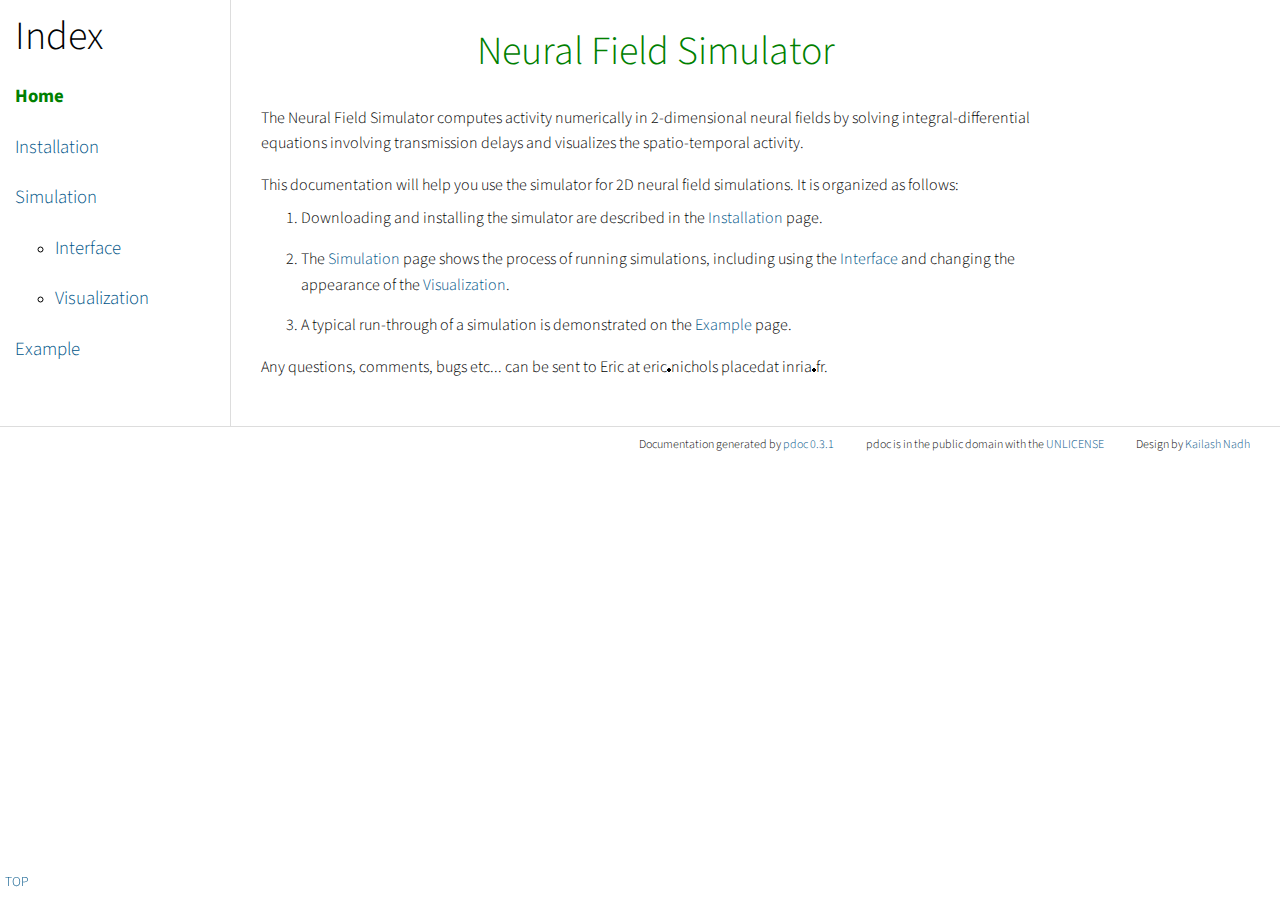
<file: documentation/index.html>
<!doctype html>
<html>
<head>
  <meta http-equiv="Content-Type" content="text/html; charset=utf-8" />
  <meta name="viewport" content="width=device-width, initial-scale=1, minimum-scale=1" />

    <title>Neural Field Simulator</title>
    <meta name="description" content="Dynamic neural field simulator" />

  <link href='http://fonts.googleapis.com/css?family=Source+Sans+Pro:400,300' rel='stylesheet' type='text/css'>
  
  <link rel="stylesheet" href="sub/base.css">
  <link rel="stylesheet" href="sub/fonts.css">
  <link rel="stylesheet" href="sub/media.css">
  <script src="sub/source.js"></script>
  

  
</head>
<body>
	<a href="#" id="top">Top</a>

	<div id="container">
    

		<div id="sidebar">
	    	<h1  style="color: black; text-align: left;">Index</h1>
	    	<ul id="index">
	    		<li class="set"><h3><font color="green"><b>Home</b></font></h3>
	   			<li class="set"><h3><a href="sub/install.html">Installation</a></h3>
				<li class="set"><h3><a href="sub/simulate.html">Simulation</a></h3>
					<ul>
						<li class="set"><h3><a href="interface.html">Interface</a></h3>
						<li class="set"><h3><a href="visualization.html">Visualization</a></h3>
					</ul>
				</li>
				<li class="set"><h3><a href="sub/example.html">Example</a></h3>
	    	</ul>
	  	</div>


    <article id="content">


  <header id="section-intro">
  <h1 class="title">Neural Field Simulator</h1>
  </header>

	<p style="margin-top: 4%;">The Neural Field Simulator computes activity numerically in 2-dimensional neural fields by solving integral-differential 
	equations involving transmission delays and visualizes the spatio-temporal activity.</p>


	<p>This documentation will help you use the simulator for 2D neural field simulations.
		It is organized as follows:</p>

	<ul  style="margin-top: -1%; list-style-type:disk;">
		<li>Downloading and installing the simulator are described in the <a href="sub/install.html">Installation</a> page.</li>
		<li style="margin-top: 2%;">The <a href="sub/simulate.html">Simulation</a> page shows the process of running simulations, including 
			using the <a href="sub/interface.html">Interface</a> and changing the appearance of the <a href="sub/visualization.html">Visualization</a>.</li>
		<li style="margin-top: 2%;">A typical run-through of a simulation is demonstrated on the <a href="sub/example.html">Example</a> page.</li>
	</ul>

	<p>Any questions, comments, bugs etc... can be sent to Eric at 
	eric<img src="sub/img/sep.png" alt="DOWT">nichols placedat inria<img src="sub/img/sep.png" alt="DOWT">fr.</p>

    </article>
  <div class="clear"> </div>
  <footer id="footer">
    <p>
      Documentation generated by
      <a href="https://github.com/BurntSushi/pdoc">pdoc 0.3.1</a>
    </p>

    <p>pdoc is in the public domain with the
      <a href="http://unlicense.org">UNLICENSE</a></p>

    <p>Design by <a href="http://nadh.in">Kailash Nadh</a></p>
  </footer>
</div>
</body>
</html>
</file>
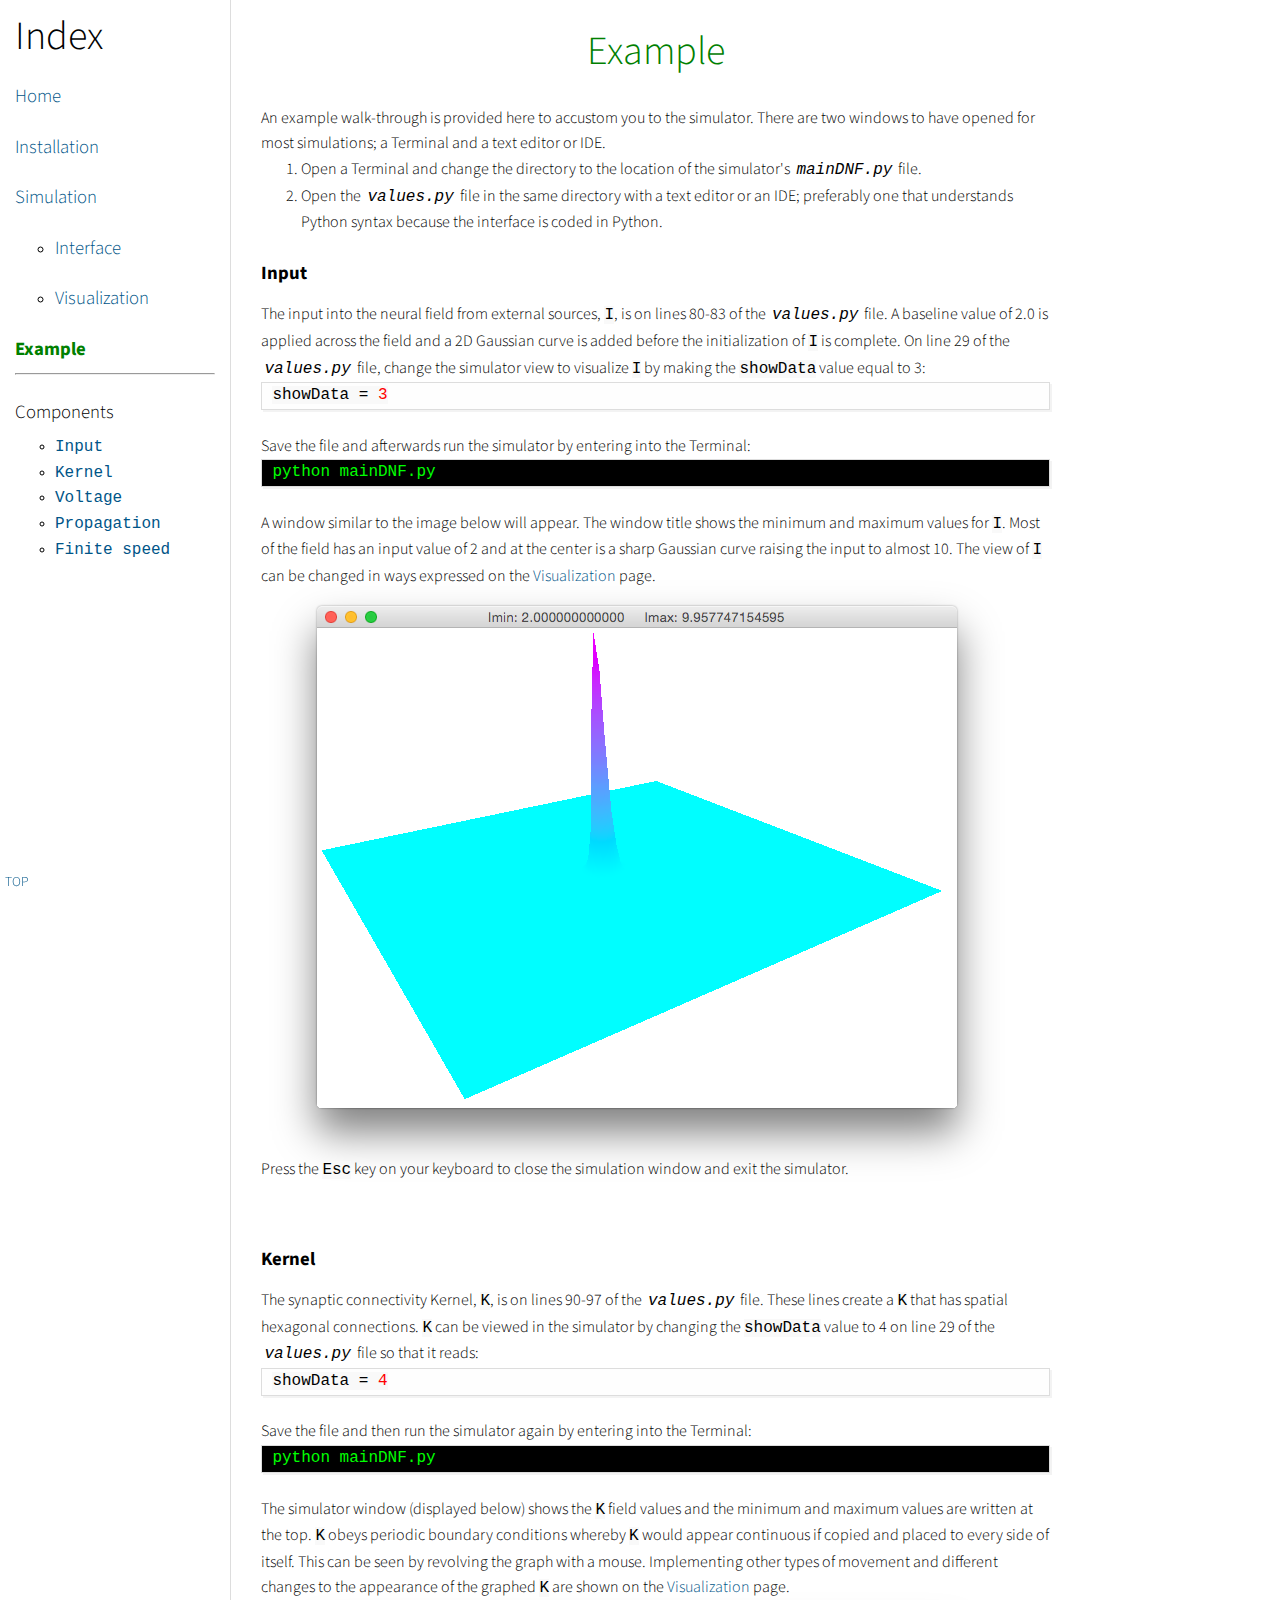
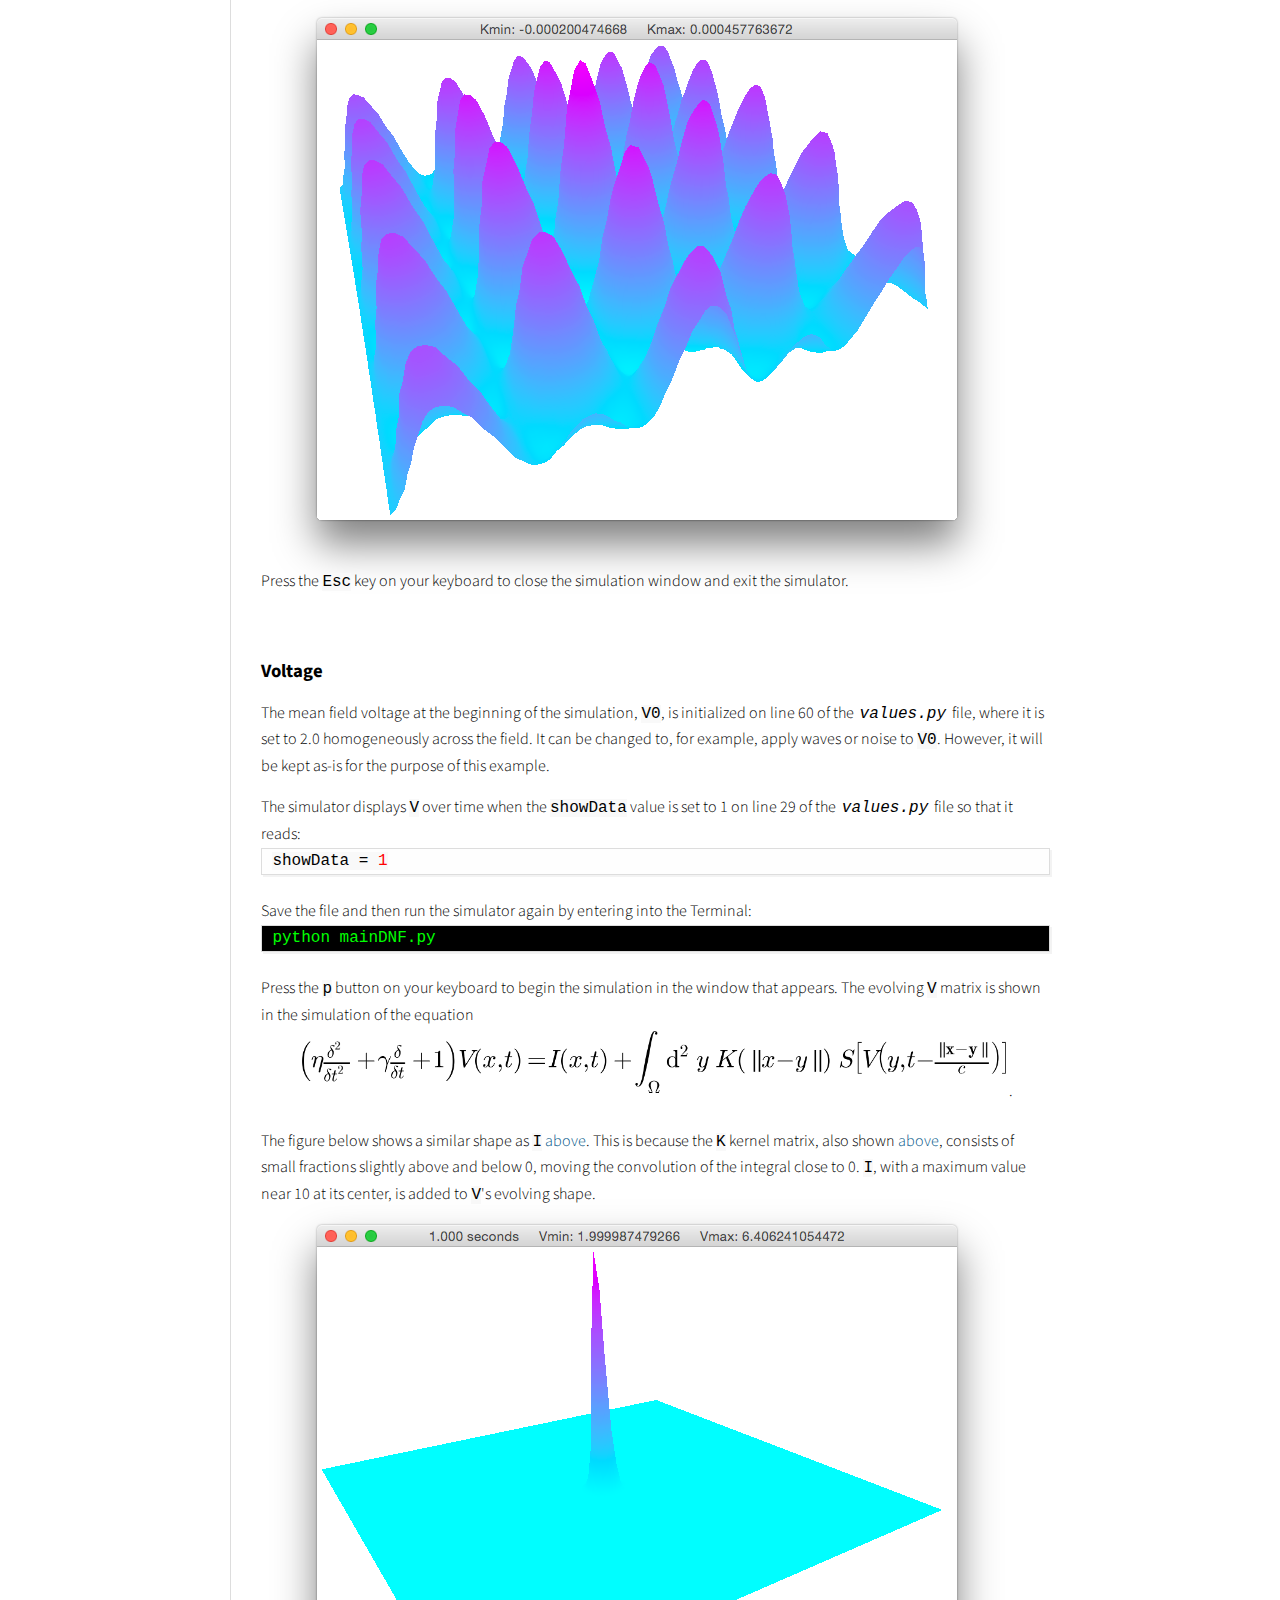
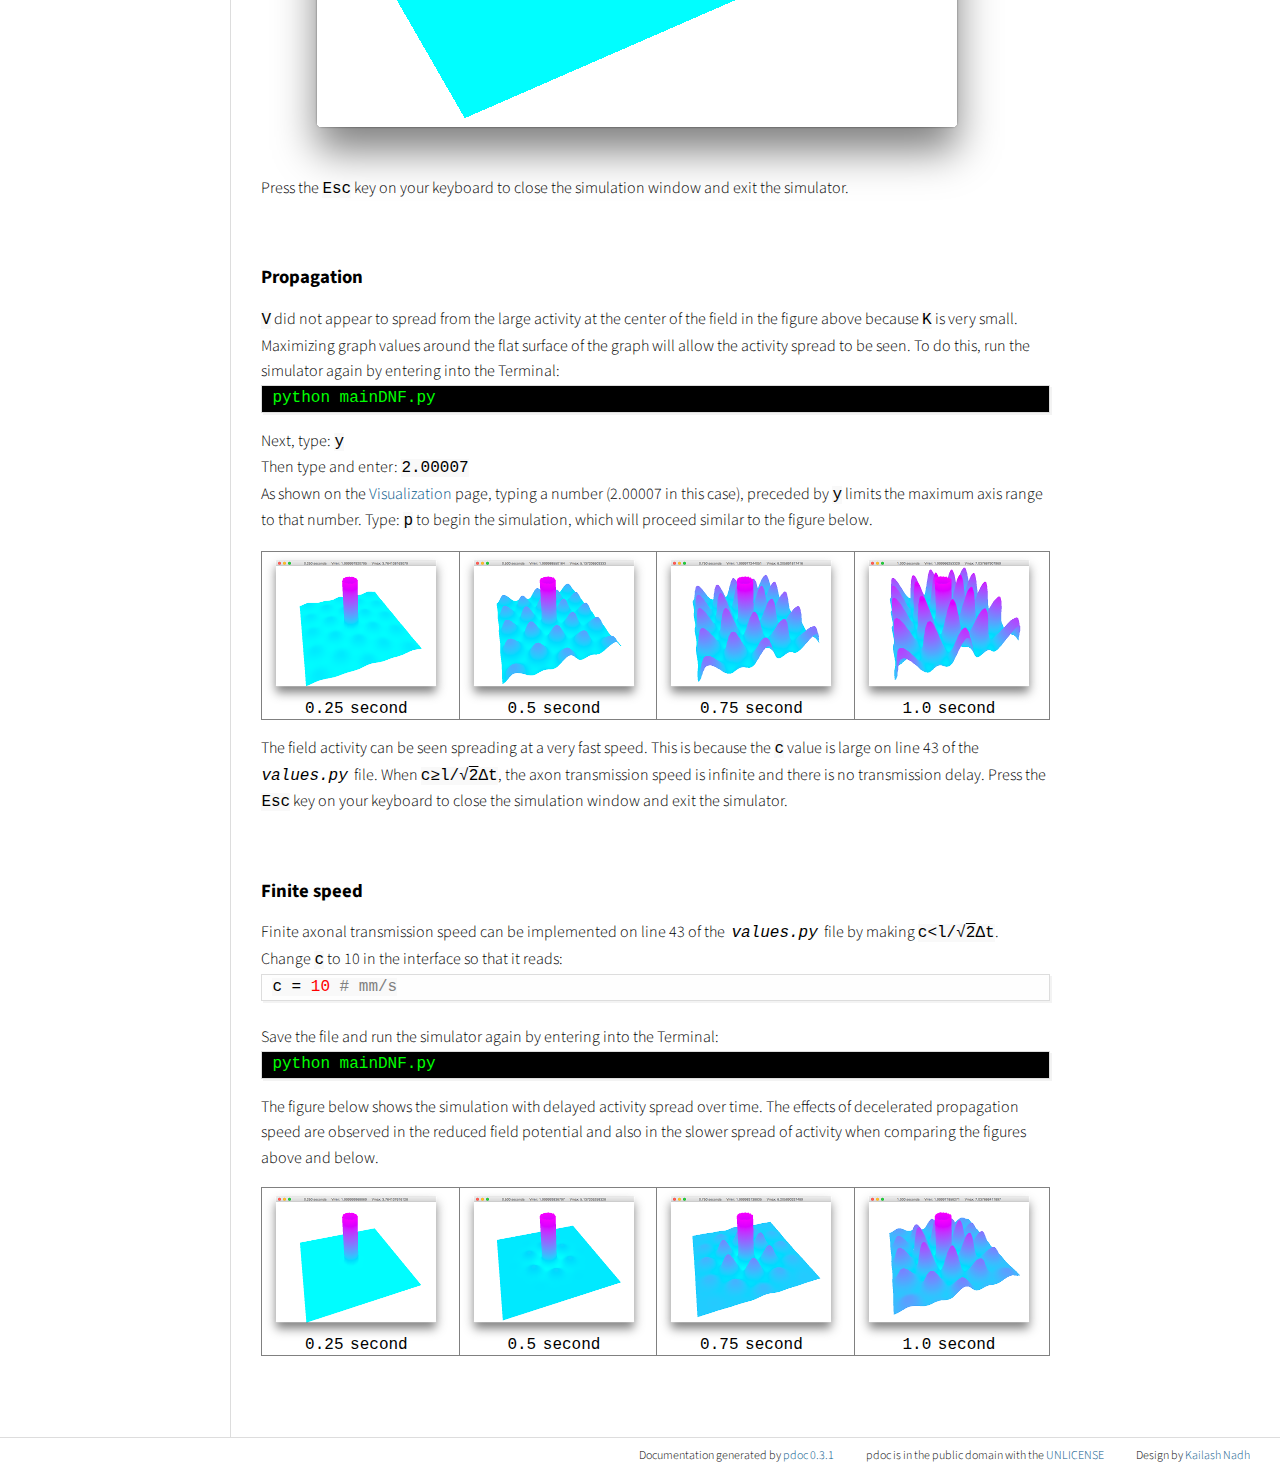
<file: documentation/sub/example.html>
<!doctype html>
<html>
<head>
<meta http-equiv="Content-Type" content="text/html; charset=utf-8" />
<meta name="viewport"
	content="width=device-width, initial-scale=1, minimum-scale=1" />

<title>Neural Field Simulator</title>
<meta name="description" content="Dynamic neural field simulator" />

<link
	href='http://fonts.googleapis.com/css?family=Source+Sans+Pro:400,300'
	rel='stylesheet' type='text/css'>

<link rel="stylesheet" href="base.css">
<link rel="stylesheet" href="fonts.css">
<link rel="stylesheet" href="media.css">
<script src="source.js"></script>

</head>
<body>
	<a href="#" id="top">Top</a>

	<div id="container">


		<div id="sidebar">
			<h1  style="color: black; text-align: left;">Index</h1>
			<ul id="index">
				<li class="set"><h3>
						<a href="../index.html">Home</a>
					</h3>
				<li class="set"><h3>
						<a href="install.html">Installation</a>
					</h3>
				<li class="set"><h3>
						<a href="simulate.html">Simulation</a>
					</h3>
					<ul>
						<li class="set"><h3>
								<a href="interface.html">Interface</a>
							</h3>
						<li class="set"><h3>
								<a href="visualization.html">Visualization</a>
							</h3>
					</ul></li>
				<li class="set"><h3>
						<font color="green"><b>Example</b></font></h3>
			</ul>
			
			<hr />
	    <ul id="index">
	    <li class="set"><h3>Components</h3>
		  <ul>
			<li class="mono"><a href="#I">Input</a>
		    <li class="mono"><a href="#K">Kernel</a>
		    <li class="mono"><a href="#V">Voltage</a>
		    <li class="mono"><a href="#As">Propagation</a>
		    <li class="mono"><a href="#fin">Finite speed</a>
		  </ul>
		</li>
	    </ul>
	    
	    
		</div>

		<article id="content">

			<header id="section-intro">
				<h1 class="title">Example</h1>
			</header>

	
			<p style="margin-top: 4%;">An example walk-through is provided here to accustom you to the simulator.
				There are two windows to have opened for most simulations; a Terminal and a text editor or IDE.</p>
				<ol style="margin-top: -2%;">
					<li>Open a Terminal and change the directory to the location of the simulator's 
						<span style="font-family: 'Courier New', Courier, monospace; padding: 3px;" ><i>mainDNF.py</i></span> file. 
					<li>Open the <span style="font-family: 'Courier New', Courier, monospace; padding: 3px;" ><i>values.py</i></span> file 
						in the same directory with a text editor or an IDE; preferably one that understands Python syntax because the interface is coded in Python. 
				</ol>

			<h3 id="I">
				<b>Input</b>
			</h3>
			<p>
				The input into the neural field from external sources, <code>I</code>, is on lines 80-83 of the 
				<span style="font-family: 'Courier New', Courier, monospace; padding: 3px;"><i>values.py</i></span> file. 
				A baseline value of 2.0 is applied across the field and a 2D Gaussian curve is added before the initialization of <code>I</code> is complete. 
				On line 29 of the <span style="font-family: 'Courier New', Courier, monospace; padding: 3px;"><i>values.py</i></span> file, 
				change the simulator view to visualize <code>I</code> by making the <code>showData</code> value equal to 3:
			</p>
			<pre style="margin-top: -2%;"><code>showData = <font style="color: red">3</font></code></pre>


			<p style="margin-top: 3%;">Save the file and afterwards run the
				simulator by entering into the Terminal:</p>
			<pre style="background-color: #000000; margin-top: -2%;"><code style="color: lime; background-color: #000000">python mainDNF.py</code></pre>

			<p id="Ifig" style="margin-top: 3%; margin-bottom: -2%;">
				A window similar to the image below will appear. 
				The window title shows the minimum and maximum values for <code>I</code>. 
				Most of the field has an input value of 2 and at the center is a sharp Gaussian curve raising the input to almost 10. 
				The view of <code>I</code> can be changed in ways expressed on the 
				<a href="sub/visualization.html">Visualization</a> page.
			</p>
			<img src="img/I.png" alt="I">
			<p style="margin-top: -5%; margin-bottom: 8%;">Press the <code>Esc</code> key on your keyboard to close the simulation window and exit the simulator.</p>



			<h3 id="K">
				<b>Kernel</b>
			</h3>
			<p>
				The synaptic connectivity Kernel, <code>K</code>, is on lines 90-97 of the 
				<span style="font-family: 'Courier New', Courier, monospace; padding: 3px;"><i>values.py</i></span> file. 
				These lines create a <code>K</code> that has spatial hexagonal connections.
				<code>K</code> can be viewed in the simulator by changing the <code>showData</code> value to 4 on line 29 of the 
				<span style="font-family: 'Courier New', Courier, monospace; padding: 3px;"><i>values.py</i></span>
				file so that it reads:
			</p>
			<pre style="margin-top: -2%;"><code>showData = <font style="color: red">4</font></code></pre>

			<p style="margin-top: 3%;">Save the file and then run the simulator again by entering into the Terminal:</p>
			<pre style="background-color: #000000; margin-top: -2%;"><code style="color: lime; background-color: #000000">python mainDNF.py</code></pre>

			<p id="Kfig" style="margin-top: 3%; margin-bottom: -2%;">
				The simulator window (displayed below) shows the <code>K</code> field values and 
				the minimum and maximum values are written at the top.
				
				
				
				<code>K</code> obeys periodic boundary conditions whereby <code>K</code> would appear continuous if copied and placed to every side of itself. 
				This can be seen by revolving the graph with a mouse.
				
				Implementing other types of movement and different changes to the appearance of the graphed 
				<code>K</code> are shown on the <a href="sub/visualization.html">Visualization</a> page.
				
			</p>
			<img src="img/K.png" alt="K">
			<p style="margin-top: -5%; margin-bottom: 8%;">Press the <code>Esc</code> key on your keyboard to close the simulation window and exit the simulator.</p>



			<h3 id="V">
				<b>Voltage</b>
			</h3>
			<p>
				The mean field voltage at the beginning of the simulation, <code>V0</code>, is initialized on line 60 of the 
				<span style="font-family: 'Courier New', Courier, monospace; padding: 3px;"><i>values.py</i></span> file, 
				where it is set to 2.0 homogeneously across the field.
				It can be changed to, for example, apply waves or noise to <code>V0</code>. 
				However, it will be kept as-is for the purpose of this example.
			</p>

			<p>
				The simulator displays <code>V</code> over time when the <code>showData</code> value is set to 1 on line 29 of the 
				<span style="font-family: 'Courier New', Courier, monospace; padding: 3px;"><i>values.py</i></span>
				file so that it reads:
			</p>
			<pre style="margin-top: -2%;"><code>showData = <font style="color: red">1</font></code></pre>

			<p style="margin-top: 3%;">Save the file and then run the simulator again by entering into the Terminal:</p>
			<pre style="background-color: #000000; margin-top: -2%;"><code style="color: lime; background-color: #000000">python mainDNF.py</code></pre>

			<p style="margin-top: 3%; margin-bottom: 0%;">
				Press the <code>p</code> button on your keyboard to begin the simulation in the window that appears.
				The evolving <code>V</code> matrix is shown in the simulation of the equation
			</p>
			<div style="text-align: center"><img style="border: none;" src="img/V.png" width="90%" height="90%" alt="equation">.</div>

			<p style="margin-top: 3%; margin-bottom: -2%;">
				The figure below shows a similar shape as <code>I</code> <a href="#Ifig">above</a>. 
				This is because the <code>K</code> kernel matrix, also shown <a href="#Kfig">above</a>, 
				consists of small fractions slightly above and below 0, moving the convolution of the integral close to 0. 
				<code>I</code>, with a maximum value near 10 at its center, is added to <code>V</code>'s evolving shape.
			</p>
			<img src="img/Vsim1.png" alt="V1">
			<p style="margin-top: -5%; margin-bottom: 8%;">Press the <code>Esc</code> key on your keyboard to close the simulation window and exit the simulator.</p>



			<h3 id="As">
				<b>Propagation</b>
			</h3>
			<p>
				<code>V</code> did not appear to spread from the large activity at the center of the 
				field in the figure above because <code>K</code> is very small. 
				Maximizing graph values around the flat surface of the graph will allow the activity spread to be seen.
				To do this, run the simulator again by entering into the Terminal:</p>
			<pre style="background-color: #000000; margin-top: -2%;"><code style="color: lime; background-color: #000000">python mainDNF.py</code></pre> 
			<p>
				Next, type: <code>y</code><br>
				Then type and enter: <code>2.00007</code><br>
				As shown on the <a href="sub/visualization.html">Visualization</a> page, typing a number (2.00007 in this case),
				preceded by <code>y</code> limits the maximum axis range to that number. 
				Type: <code>p</code> to begin the simulation, which will proceed similar to the figure below.
			</p>
			<table border="1" style="width:100%">
				<tr>
					<td><table>
						<tr><td><img src="img/finite1.png" alt="finite1"  style="width:100%"></td></tr>
						<tr><td><span class='notBold' style="text-align: center; margin-top: -8%;">0.25 second</span><td></tr>
					</table></td>
	
	    			<td><table>
						<tr><td><img src="img/finite2.png" alt="finite2"  style="width:100%"></td></tr>
	            		<tr><td><span class='notBold' style="text-align: center; margin-top: -8%;">0.5 second</span><td></tr>
					</table></td>
				
				    <td><table>
						<tr><td><img src="img/finite3.png" alt="finite3"  style="width:100%"></td></tr>
						<tr><td><span class='notBold' style="text-align: center; margin-top: -8%;">0.75 second</span><td></tr>
					</table></td>
	
					<td>
						<table>
						<tr><td><img src="img/finite4.png" alt="finite4"  style="width:100%"></td></tr>
	        			<tr><td><span class='notBold' style="text-align: center; margin-top: -8%;">1.0 second</span></td></tr>
						</table>
					</td>
				</tr>
			</table>
			<p style="margin-bottom: 8%;">
				The field activity can be seen spreading at a very fast speed. 
				This is because the <code>c</code> value is large on line 43 of 
				the 
				<span style="font-family: 'Courier New', Courier, monospace; padding: 0px;"><i>values.py</i></span>&nbsp; file. 
				When <code>c&#8805;l/&radic;<span style="text-decoration:overline;">2</span>&Delta;t</code>, the axon transmission speed is infinite and there is no transmission delay.
				Press the <code>Esc</code> key on your keyboard to close the simulation window and exit the simulator.
			</p>




			<h3 id="fin">
				<b>Finite speed</b>
			</h3>
			<p>
				Finite axonal transmission speed can be implemented on line 43 of the
				<span style="font-family: 'Courier New', Courier, monospace; padding: 3px;"><i>values.py</i></span> file by making   
				<code>c&lt;l/&radic;<span style="text-decoration:overline;">2</span>&Delta;t</code>.
				Change <code>c</code> to 10 in the interface so that it reads:
			</p>
			<pre style="margin-top: -2%;"><code>c = <font style="color: red">10 </font><font style="color: gray"># mm/s</font></code></pre>
				
			<p style="margin-top: 3%;">Save the file and run the simulator again by entering into the Terminal:</p>
			<pre style="background-color: #000000; margin-top: -2%;"><code style="color: lime; background-color: #000000">python mainDNF.py</code></pre>

			<p>
				The figure below shows the simulation with delayed activity spread over time. 
				The effects of decelerated propagation speed are observed in the reduced field potential and 
				also in the slower spread of activity when comparing the figures above and below. 
			</p>
			<table border="1" style="width:100%">
				<tr>
					<td><table>
						<tr><td><img src="img/infinite1.png" alt="infinite1"  style="width:100%"></td></tr>
						<tr><td><span class='notBold' style="text-align: center; margin-top: -8%;">0.25 second</span><td></tr>
					</table></td>
	
	    			<td><table>
						<tr><td><img src="img/infinite2.png" alt="infinite2"  style="width:100%"></td></tr>
	            		<tr><td><span class='notBold' style="text-align: center; margin-top: -8%;">0.5 second</span><td></tr>
					</table></td>
				
				    <td><table>
						<tr><td><img src="img/infinite3.png" alt="infinite3"  style="width:100%"></td></tr>
						<tr><td><span class='notBold' style="text-align: center; margin-top: -8%;">0.75 second</span><td></tr>
					</table></td>
	
					<td>
						<table>
						<tr><td><img src="img/infinite4.png" alt="infinite4"  style="width:100%"></td></tr>
	        			<tr><td><span class='notBold' style="text-align: center; margin-top: -8%;">1.0 second</span></td></tr>
						</table>
					</td>
				</tr>
			</table>



		<br>
		<br>




		</article>
		<div class="clear"></div>
		<footer id="footer">
			<p>
				Documentation generated by <a
					href="https://github.com/BurntSushi/pdoc">pdoc 0.3.1</a>
			</p>

			<p>
				pdoc is in the public domain with the <a href="http://unlicense.org">UNLICENSE</a>
			</p>

			<p>
				Design by <a href="http://nadh.in">Kailash Nadh</a>
			</p>
		</footer>
	</div>
</body>
</html>
</file>
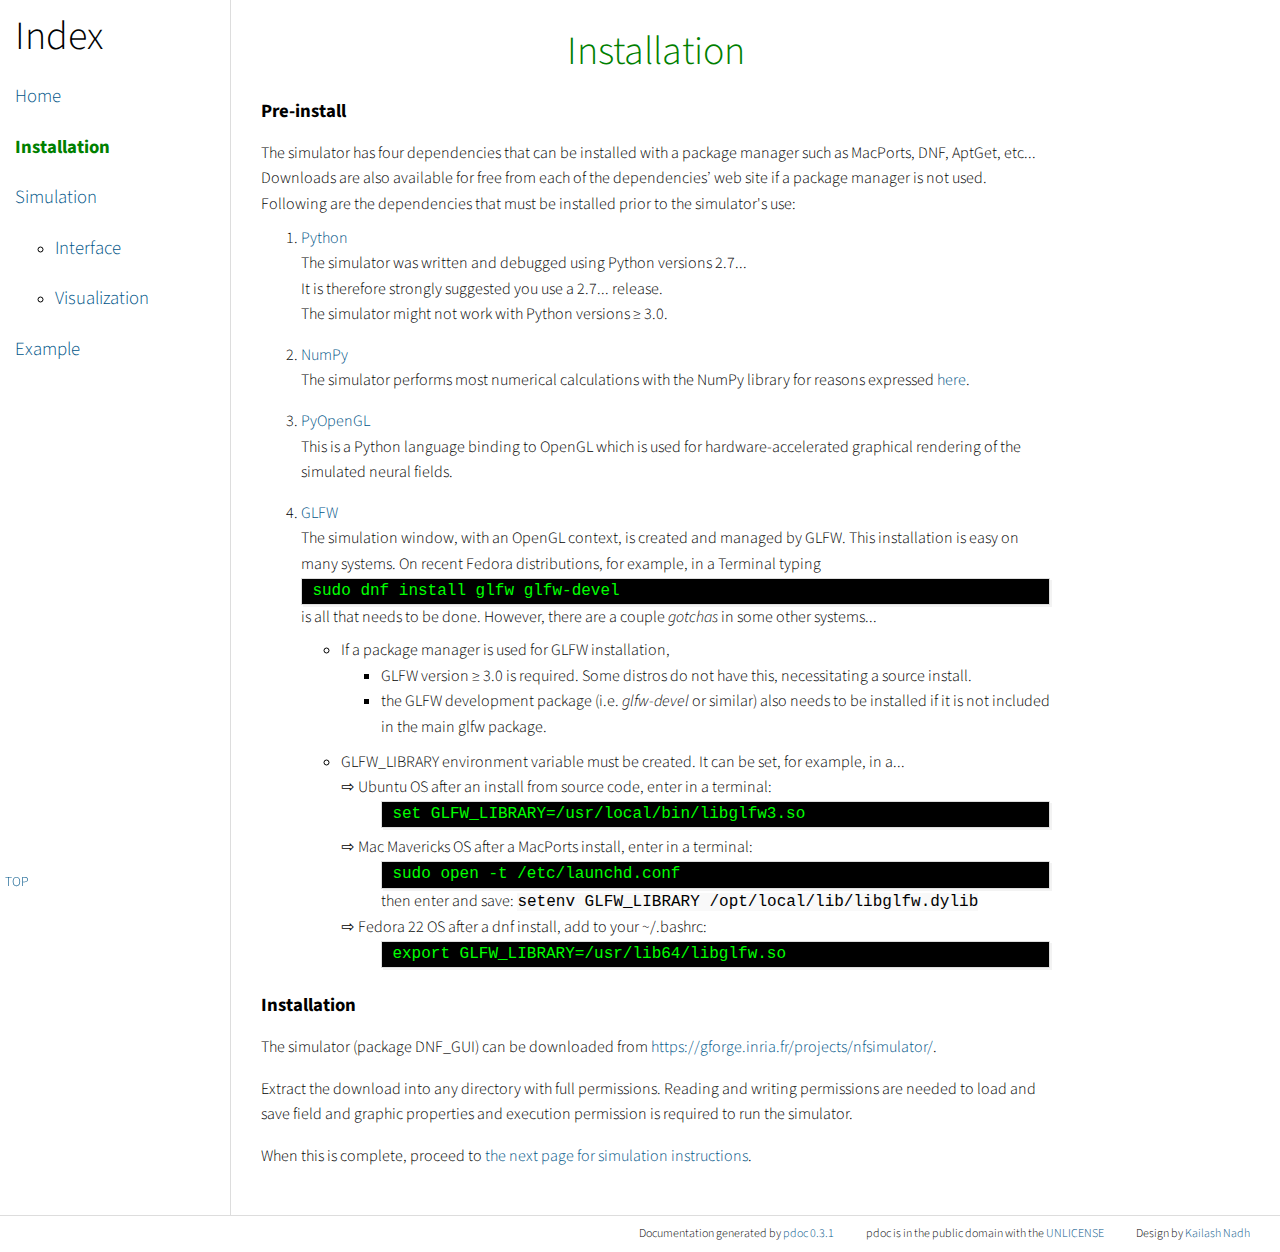
<file: documentation/sub/install.html>
<!doctype html>
<html>
<head>
  <meta http-equiv="Content-Type" content="text/html; charset=utf-8" />
  <meta name="viewport" content="width=device-width, initial-scale=1, minimum-scale=1" />

    <title>Neural Field Simulator</title>
    <meta name="description" content="Dynamic neural field simulator" />

  <link href='http://fonts.googleapis.com/css?family=Source+Sans+Pro:400,300' rel='stylesheet' type='text/css'>
  <link rel="stylesheet" href="base.css">
  <link rel="stylesheet" href="fonts.css">
  <link rel="stylesheet" href="media.css">
  <script src="source.js"></script>

</head>
<body>
<a href="#" id="top">Top</a>

<div id="container">
  
	<div id="sidebar">
		<h1  style="color: black; text-align: left;">Index</h1>
		<ul id="index">
			<li class="set"><h3><a href="../index.html">Home</a></h3>
			<li class="set"><h3><font color="green"><b>Installation</b></font></h3>
			<li class="set"><h3><a href="simulate.html">Simulation</a></h3>
	    		<ul>
					<li class="set"><h3><a href="interface.html">Interface</a></h3>
					<li class="set"><h3><a href="visualization.html">Visualization</a></h3>
				</ul>
			</li>
			<li class="set"><h3><a href="example.html">Example</a></h3>
		</ul>
 	</div>

    <article id="content">

	<header id="section-intro">
		<h1 class="title">Installation</h1>
	</header>
	

	<h3><b>Pre-install</b></h3>
	
	<p style="margin-bottom: -1%;">
		The simulator has four dependencies that can be installed with a package manager such as MacPorts, DNF, AptGet, etc... 
		Downloads are also available for free from each of the dependencies’ web site if a package manager is not used.
		Following are the dependencies that must be installed prior to the simulator's use:<p>
	<ol>
		<li style="margin-bottom: 2%;"><a href="https://www.python.org">Python</a><br> 
			The simulator was written and debugged using Python versions 2.7...<br>
			It is therefore strongly suggested you use a 2.7... release.<br>
			The simulator might not work with Python versions &#8805; 3.0.<br>
		</li>
		
		<li style="margin-bottom: 2%;"><a href="http://www.numpy.org">NumPy</a><br>
			The simulator performs most numerical calculations with the NumPy library for reasons expressed 
			<a href="http://docs.scipy.org/doc/numpy/user/whatisnumpy.html">here</a>.<br>
		</li>
		
		
		<li style="margin-bottom: 2%;"><a href="http://pyopengl.sourceforge.net">PyOpenGL</a><br>
			This is a Python language binding to OpenGL which is used for hardware-accelerated graphical rendering of the simulated neural fields.
		</li>
		
		<li><a href="http://www.glfw.org">GLFW</a><br>
			The simulation window, with an OpenGL context, is created and managed by GLFW. 
			This installation is easy on many systems.
			On recent Fedora distributions, for example, in a Terminal typing 
			<pre style="background-color:#000000"><code style="color: lime; background-color:#000000">sudo dnf install glfw glfw-devel</code></pre>
			is all that needs to be done. 
			However, there are a couple <i>gotchas</i> in some other systems...

		<ul style="margin-top: 1%;">
			<li>If a package manager is used for GLFW installation,
				<ul style="margin-top: 0%;">
				<li>GLFW version &#8805; 3.0 is required. Some distros do not have this, necessitating a source install.
				<li>the GLFW development package (i.e. <i>glfw-devel</i> or similar) also needs to be installed if it is not included in the main glfw package.</li>
				</ul>
			
			<li  style="margin-top: -1%;">GLFW_LIBRARY environment variable must be created. 
			It can be set, for example, in a...
			<dl  style="margin-top: 0%;">
				<dt>&#8680; Ubuntu OS after an install from source code, enter in a terminal:</dt>
				<dd style="margin-bottom: 1%;">
					<pre style="background-color:#000000"><code style="color: lime; background-color:#000000">set GLFW_LIBRARY=/usr/local/bin/libglfw3.so</code></pre>
				</dd>
				<dt>&#8680; Mac Mavericks OS after a MacPorts install, enter in a terminal:</dt>
				<dd>
					<pre style="background-color:#000000"><code style="color: lime; background-color:#000000">sudo open -t /etc/launchd.conf</code></pre>
				</dd>
				<dd>then enter and save: <code>setenv GLFW_LIBRARY /opt/local/lib/libglfw.dylib</code></dd>
				<dt>&#8680; Fedora 22 OS after a dnf install, add to your ~/.bashrc:</dt>
				<dd style="margin-bottom: 1%;">
					<pre style="background-color:#000000"><code style="color: lime; background-color:#000000">export GLFW_LIBRARY=/usr/lib64/libglfw.so</code></pre>
				</dd>	
			</dl>
			
		</ul>
		</li>
		</ol>
		
	<h3><b>Installation</b></h3>

	<p>
		The simulator (package DNF_GUI) can be downloaded from 
		<a href="https://gforge.inria.fr/projects/nfsimulator/">https://gforge.inria.fr/projects/nfsimulator/</a>.</p>
		
	<p>
		Extract the download into any directory with full permissions. 
		Reading and writing permissions are needed to load and save field and graphic properties and
		execution permission is required to run the simulator. 
	</p>

	<p>
		When this is complete, proceed to <a href="simulate.html">the next page for simulation instructions</a>.



    </article>
    
    
  <div class="clear"> </div>
  <footer id="footer">
    <p>
      Documentation generated by
      <a href="https://github.com/BurntSushi/pdoc">pdoc 0.3.1</a>
    </p>

    <p>pdoc is in the public domain with the
      <a href="http://unlicense.org">UNLICENSE</a></p>

    <p>Design by <a href="http://nadh.in">Kailash Nadh</a></p>
  </footer>
</div>
</body>
</html>
</file>
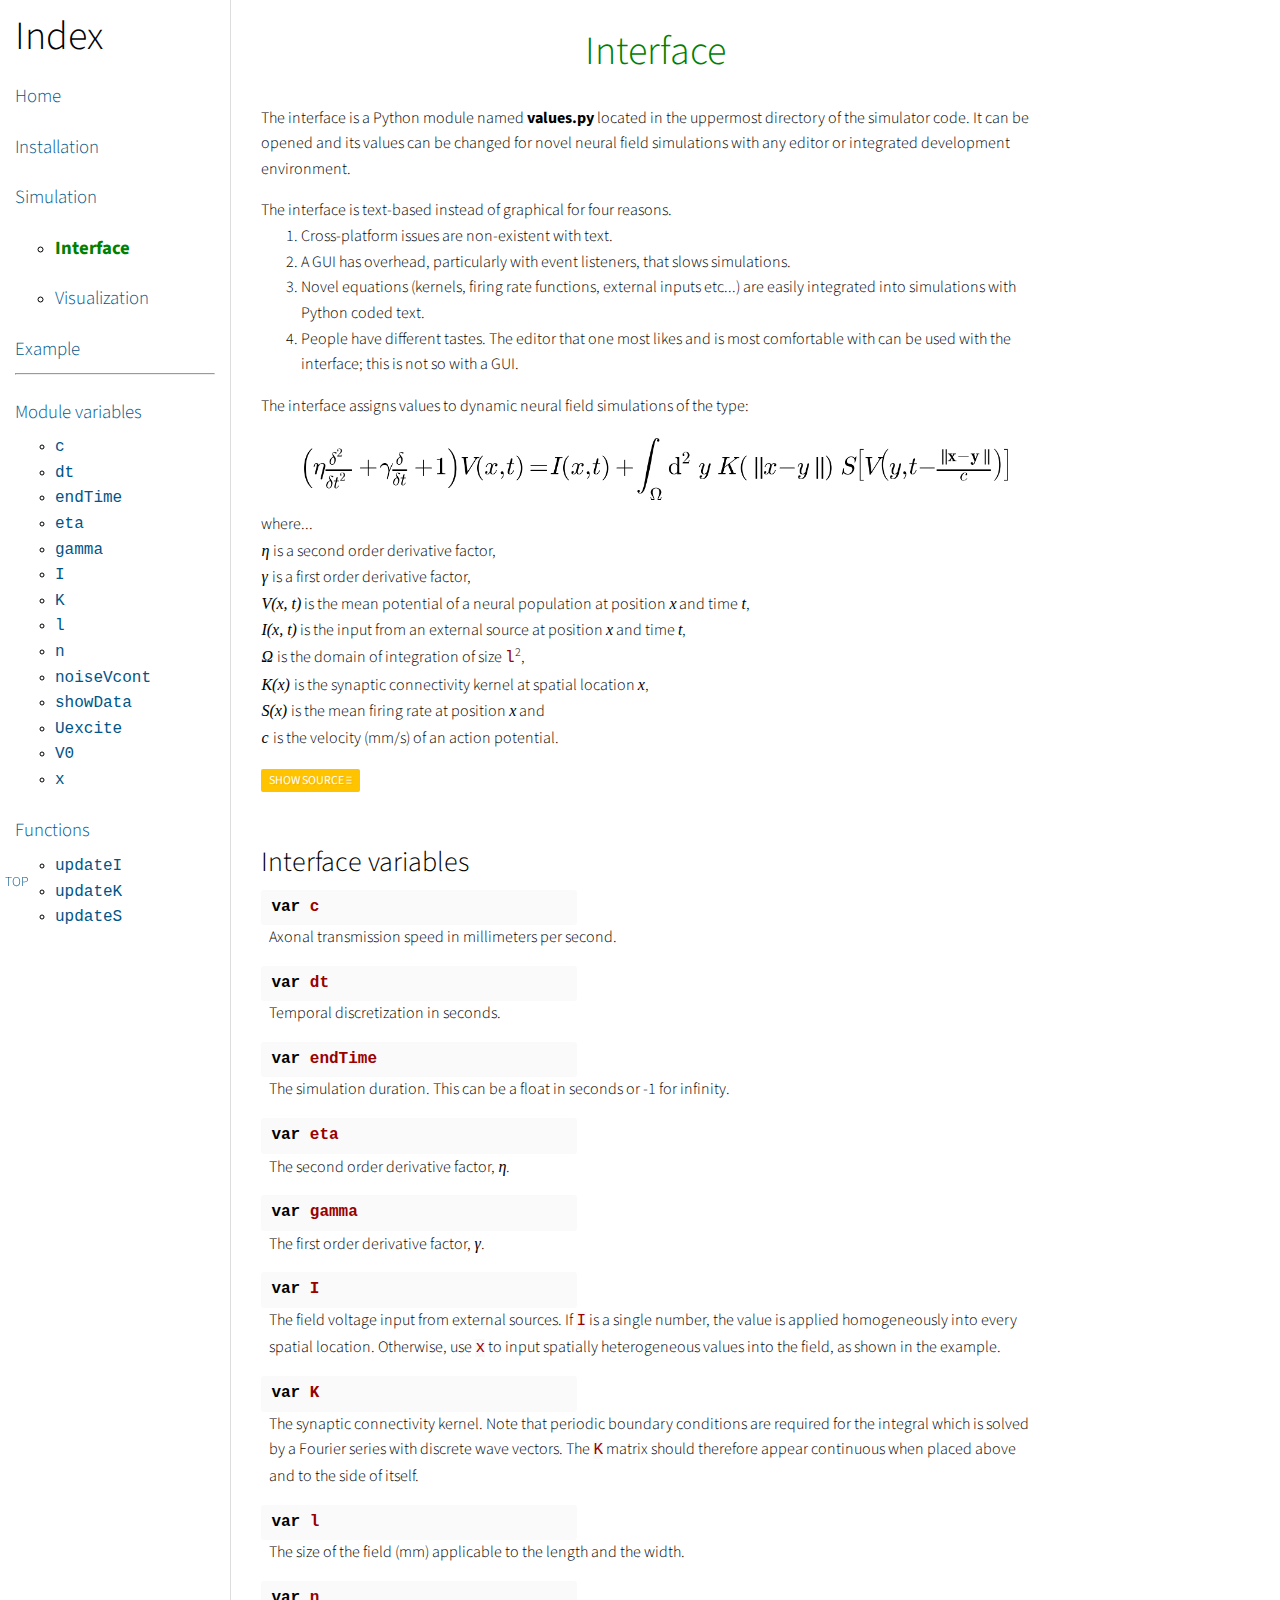
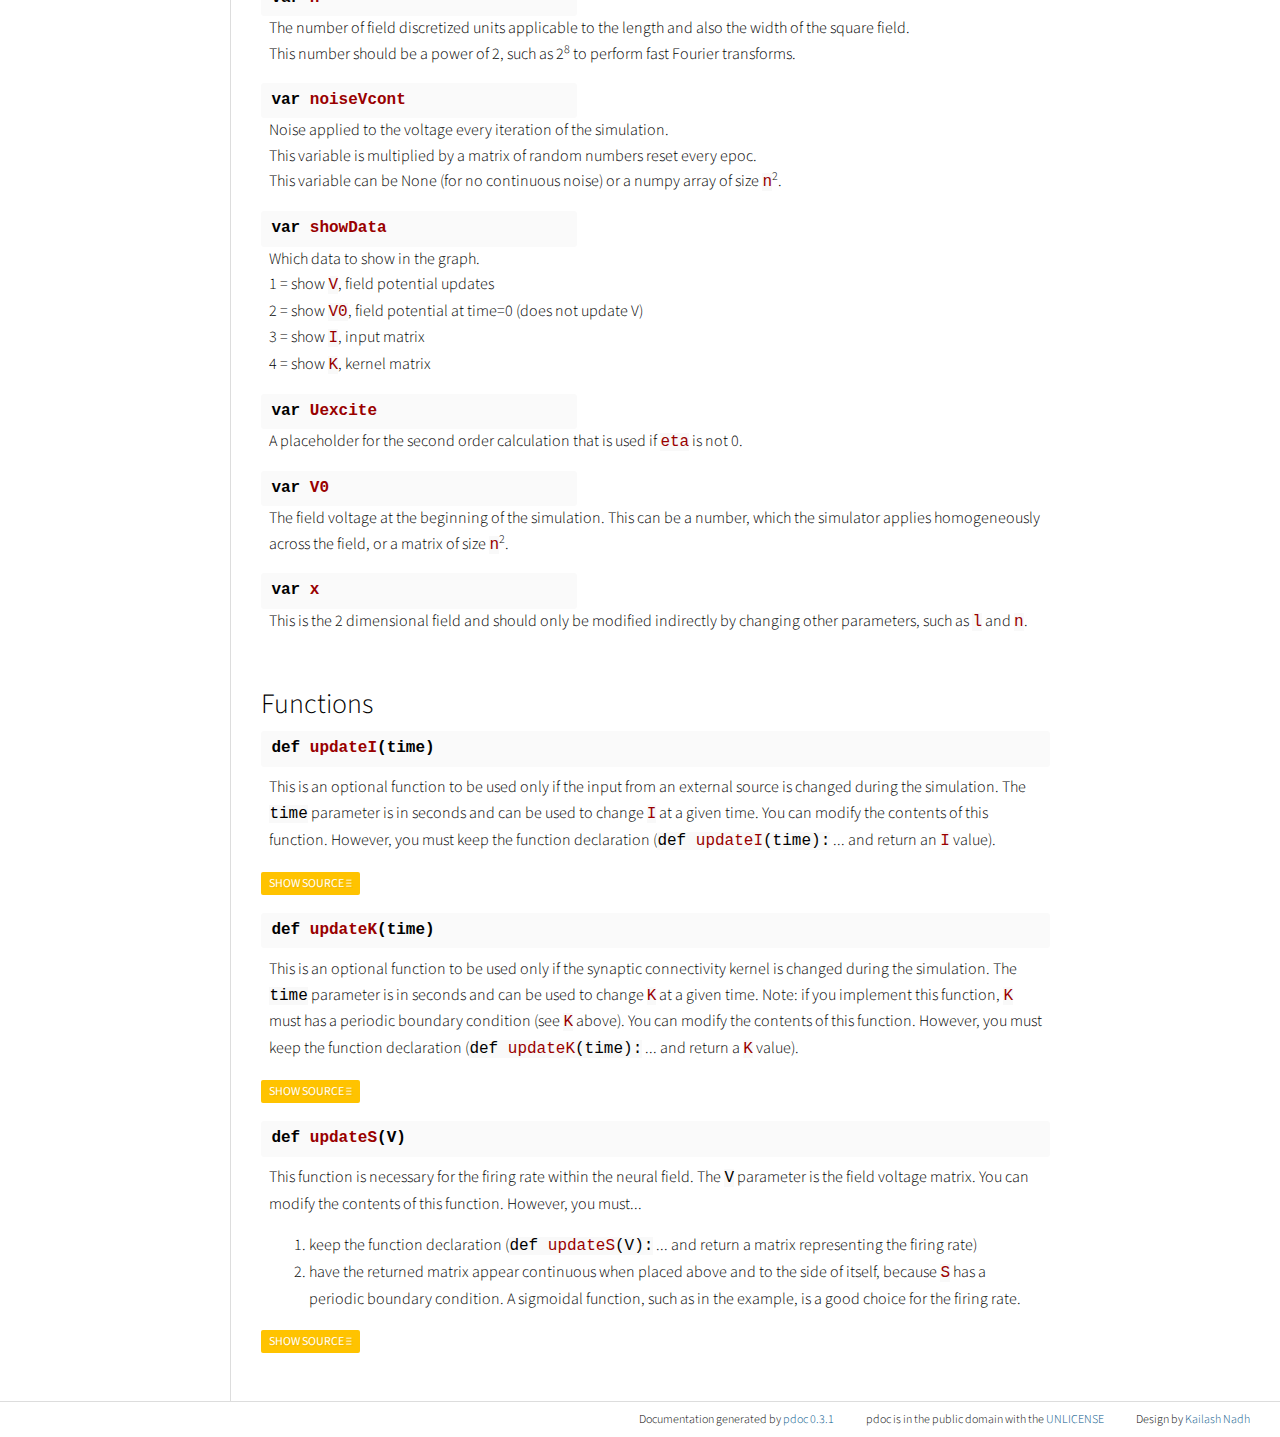
<file: documentation/sub/interface.html>
<!doctype html>
<html>
<head>
  <meta http-equiv="Content-Type" content="text/html; charset=utf-8" />
  <meta name="viewport" content="width=device-width, initial-scale=1, minimum-scale=1" />

    <title>Neural Field Simulator</title>
    <meta name="description" content="Dynamic neural field simulator" />

	<link href='http://fonts.googleapis.com/css?family=Source+Sans+Pro:400,300' rel='stylesheet' type='text/css'>
	
	<link rel="stylesheet" href="base.css">
	<link rel="stylesheet" href="fonts.css">
	<link rel="stylesheet" href="media.css">
	<script src="source.js"></script>
	<style type="text/css">
	 	.mathe { 
		font-family: Bookman Old Style, serif, Cambria, Georgia, Palatino Linotype; 
		font-style: italic;
	}
	</style>
  
</head>
<body>
<a href="#" id="top">Top</a>

<div id="container">
    
  
	<div id="sidebar">
		<h1  style="color: black; text-align: left;">Index</h1>
    
		<ul id="index">
		    <li class="set"><h3><a href="../index.html">Home</a></h3>
		    <li class="set"><h3><a href="install.html">Installation</a></h3>
		    <li class="set"><h3><a href="simulate.html">Simulation</a></h3>
			    <ul>
					<li class="set"><h3><font color="green"><b>Interface</b></font></h3>
					<li class="set"><h3><a href="visualization.html">Visualization</a></h3>
				</ul>
			</li>
			<li class="set"><h3><a href="example.html">Example</a></h3>
    
    <hr>
    
    <li class="set"><h3><a href="#header-variables">Module variables</a></h3>
      
  <ul>
	<li class="mono"><a href="#values2.c">c</a></li>
    <li class="mono"><a href="#values.dt">dt</a></li>
    <li class="mono"><a href="#values.endTime">endTime</a></li>
    <li class="mono"><a href="#values.eta">eta</a></li>
    <li class="mono"><a href="#values.gamma">gamma</a></li>
    <li class="mono"><a href="#values.I">I</a></li>
    <li class="mono"><a href="#values.K">K</a></li>
    <li class="mono"><a href="#values.l">l</a></li>
    <li class="mono"><a href="#values.n">n</a></li>
    <li class="mono"><a href="#values.noiseVcont">noiseVcont</a></li>
    <li class="mono"><a href="#values.showData">showData</a></li>
    <li class="mono"><a href="#values.Uexcite">Uexcite</a></li>
    <li class="mono"><a href="#values.V0">V0</a></li>
    <li class="mono"><a href="#values.x">x</a></li>
  </ul>

    </li>

    <li class="set"><h3><a href="#header-functions">Functions</a></h3>
      
  <ul>
    <li class="mono"><a href="#values2.updateI">updateI</a></li>
    <li class="mono"><a href="#values2.updateK">updateK</a></li>
    <li class="mono"><a href="#values2.updateS">updateS</a></li>
  </ul>

    </li>


    </ul>
  </div>

    <article id="content">


  <header id="section-intro">
  	<h1 class="title">Interface
	</h1>
	</header>
  
	<p style="margin-top: 4%;">The interface is a Python module named <b>values.py</b> located in the uppermost directory of the simulator code. 
  		It can be opened and its values can be changed for novel neural field simulations with any editor or integrated development environment.</p>
  	<p style="margin-bottom: -2%;">The interface is text-based instead of graphical for four reasons.</p>
	<ol>
		<li>Cross-platform issues are non-existent with text.</li>
		<li>A GUI has overhead, particularly with event listeners, that slows simulations.</li>
		<li>Novel equations (kernels, firing rate functions, external inputs etc...) are easily integrated into simulations with Python coded text.</li>
		<li>People have different tastes. 
			The editor that one most likes and is most comfortable with can be used with the interface;
			this is not so with a GUI.</li>
	</ol>


  
  <p>The interface assigns values to dynamic neural field simulations of the type:</p>
  <div style="text-align: center"><img style="border: none;" src="img/V.png" width="90%" height="90%" alt="equation"></div>
where...<br>
	<span class="mathe">&#951; </span> is a second order derivative factor,<br>
	
	<span class="mathe">&#947; </span> is a first order derivative factor,<br>
	
	<span class="mathe">V(x, t)</span> is the mean potential of a neural population at position 
	<span class="mathe">x</span> and time <span class="mathe">t</span>,<br>
	
	<span class="mathe">I(x, t)</span> is the input from an external source at position 
	<span class="mathe">x</span> and time <span class="mathe">t</span>,<br>
	
	<span class="mathe">&#937; </span> is the domain of integration of size 
	<font face="courier"><span class="ident">l</span></font><sup>2</sup>,<br>
	
	<span class="mathe">K(x) </span> is the synaptic connectivity kernel at spatial location <span class="mathe">x</span>,<br>
	<span class="mathe">S(x) </span> is the mean firing rate at position <span class="mathe">x</span> and<br>
	<span class="mathe">c </span> is the velocity (mm/s) of an action potential.<br>






  <p class="source_link"><a href="javascript:void(0);" onclick="toggle('source-values', this);">Show source &equiv;</a></p>
  <div id="source-values" class="source">
    <pre><code><span style="color:darkgray">#!/usr/bin/env python
# -*- coding: utf-8 -*-</span>

<span style="color:green">'''Which data to show in the graph.
1 = show V, potential matrix updates
2 = show V0, potential matrix at time=0 (does not update V)
3 = show I, input matrix
4 = show K, kernel matrix '''</span>
showData = <code><span style="color: #900;">1</span></code>

<span style="color:green">'''Temporal values.'''</span> 
endTime = <code><span style="color: #900;">-1</span></code> <span style="color:darkgray"># sim duration (a float in secs or -1:infinity)</span>
dt = <code><span style="color: #900;">0.004</span></code>   <span style="color:darkgray"># temporal discretization (delta t in seconds)</span>

<span style="color:green">'''Derivative factors.'''</span>
gamma = <code><span style="color: #900;">1.0</span></code>  <span style="color:darkgray">#   first order</span>
eta   = <code><span style="color: #900;">0.35</span></code> <span style="color:darkgray">#   second order</span>

<span style="color:green">'''Axonal transmission speed value.'''</span>
c = <code><span style="color: #900;">20000</span></code> <span style="color:darkgray"># mm/s</span>

<span style="color:green">'''Field space values - applies to length and also width of square field.'''</span>
l = <code><span style="color: #900;">10.0</span></code> <span style="color:darkgray"># field size</span> 
n = <code><span style="color: #900;">256</span></code>  <span style="color:darkgray"># number of field discretized units</span>

<span style="color:darkgray"># This sets up the square field, x. Do not change the next 4 lines!!!! **********</span>
<code><span style="color:blue;">import</span></code> numpy <code><span style="color:blue;">as</span></code> np
a,b= np.meshgrid(np.arange(-l/<code><span style="color: #900;">2.0</span></code>,l/<code><span style="color: #900;">2.0</span></code>,l/float(n)),np.arange(-l/<code><span style="color: #900;">2.0</span></code>,l/<code><span style="color: #900;">2.0</span></code>,l/float(n)))
x  = np.sqrt(a**<code><span style="color: #900;">2</span></code>+b**<code><span style="color: #900;">2</span></code>)
<span style="color:darkgray"># Do not change the previous 4 lines! *******************************************</span>

<span style="color:green">'''This is the field voltage at time=0, V0. 
You can delete/add/change variables but you must initialize a V0 = numpy array size n*n.'''</span>
V0 = np.ones( (n,n) ) * <code><span style="color: #900;">2.0</span></code>  <span style="color:darkgray"># our V at t=0 that will be used in the simulation</span>

<span style="color:green">'''Noise applied to the voltage at t>=0, noiseVcont. 
This variable is multiplied by a matrix of random numbers reset every epoc.
The noiseVcont variable can be None (for no continuous noise) or a numpy array of size n*n.'''</span> 
noiseVcont = <code><span style="color:blue;">None</span></code>

<span style="color:green">'''This is data for the second order calculation, Uexcite. 
You can delete/add/change variables but if eta is not 0.0, 
you must initialize a Uexcite that is a numpy array of size n*n.
If eta (above) == 0.0, then Uexcite can be None, but this is not neccesary.'''</span>
Uexcite = np.zeros((n,n)) <span style="color:darkgray"># set Uexcite to zero</span>

<span style="color:green">'''This is the input from external source, I. 
You can delete/add/change variables but you must initialize an I that uses x.'''</span>
I = <code><span style="color: #900;">2.0</span></code> + np.exp(-x**<code><span style="color: #900;">2</span></code>/<code><span style="color: #900;">0.25</span></code>) / (<code><span style="color: #900;">0.25</span></code>*np.pi)

<span style="color:green">'''This is the synaptic connectivity kernel, K. 
You can delete/add/change variables but you must initialize a K that uses x.'''</span>
phi_0 = <code><span style="color: #900;">0</span></code>*np.pi/<code><span style="color: #900;">3.0</span></code>
phi_1 = <code><span style="color: #900;">1</span></code>*np.pi/<code><span style="color: #900;">3.0</span></code>
phi_2 = <code><span style="color: #900;">2</span></code>*np.pi/<code><span style="color: #900;">3.0</span></code>
k_c   = <code><span style="color: #900;">10</span></code>*np.pi/l
dx    = l/float(n)
K = <code><span style="color: #900;">0.1</span></code>*(np.cos(k_c*(a*np.cos(phi_0)+b*np.sin(phi_0))) + \
         np.cos(k_c*(a*np.cos(phi_1)+b*np.sin(phi_1))) + \
         np.cos(k_c*(a*np.cos(phi_2)+b*np.sin(phi_2))))* \
         np.exp(<code><span style="color: #900;">-1</span></code> * x / <code><span style="color: #900;">10.0</span></code>) *dx *dx 

<span style="color:green">'''This is the firing rate, S. 
You can delete/add/change variables but you must keep the function name updateS and return the firing rate.'''</span>
<code><span style="color:blue;">def</span> updateS</code>(V): <span style="color:darkgray"># V is the passed in field voltage</span>
    S0    = <code><span style="color: #900;">2.0</span></code> <span style="color:darkgray"># maximum frequency</span>
    theta = <code><span style="color: #900;">3.0</span></code> <span style="color:darkgray"># firing threshold</span>
    alpha = <code><span style="color: #900;">5.5</span></code> <span style="color:darkgray"># steepness at the threshold</span>
    <code><span style="color:blue;">return</span></code> S0 / (<code><span style="color: #900;">1.0</span></code> + np.exp(<code><span style="color: #900;">-1</span></code>*alpha*(V-theta)))

<span style="color:green">'''Within this function you can update the external source, I, during the simulation. 
You can delete/add/change variables but you must: 
1. keep the function form: def updateI... 
   The parameter 'time' is the current simulation time in seconds which can be used for time-dependent shifts in I.
2. return your I value
'''</span>
<span style="color:darkgray">#def updateI(time): 					
#    if time == 0.5: # Change I at a half second
#        I = 2.0 + np.exp(-x**2/0.25) / (0.25*np.pi)
#    return  I</span>

<span style="color:green">'''Within this function you can update the kernel, K, during the simulation. 
You can delete/add/change variables but you must: 
1. keep the function form: def updateK ... 
   The parameter 'time' is the current simulation time in seconds which can be used for time-dependent shifts in K.
2. 'return K' with no more text on the line at the end of the function.
'''</span>
<span style="color:darkgray">#def updateK(time):
#    K += np.sin(time) / 10.0 # Add a sinusoid over time
#    return K</span>

</code></pre>
  </div>

  <section id="section-items">
    <h2 class="section-title" id="header-variables">Interface variables</h2>

		<div class="item">
			<p id="values2.c" class="name">
				var <span class="ident">c</span>
			</p>
			<div class="desc">
				<p>Axonal transmission speed in millimeters per second.</p>
			</div>
			<div class="source_cont"></div>
		</div>

		<div class="item">
			<p id="values.dt" class="name">
				var <span class="ident">dt</span>
			</p>
			<div class="desc">
				<p>Temporal discretization in seconds.</p>
			</div>
			<div class="source_cont"></div>
		</div>

		<div class="item">
			<p id="values.endTime" class="name">
				var <span class="ident">endTime</span>
			</p>
			<div class="desc">
				<p>The simulation duration. This can be a float in seconds or
					-1 for infinity.</p>
			</div>
			<div class="source_cont"></div>
		</div>

		<div class="item">
			<p id="values.eta" class="name">
				var <span class="ident">eta</span>
			</p>
			<div class="desc">
				<p>The second order derivative factor, <span class="mathe">&#951;</span>.</p>
			</div>
			<div class="source_cont"></div>
		</div>

		<div class="item">
			<p id="values.gamma" class="name">
				var <span class="ident">gamma</span>
			</p>
			<div class="desc">
				<p>The first order derivative factor, <span class="mathe">&#947;</span>.</p>
			</div>
			<div class="source_cont"></div>
		</div>

		<div class="item">
			<p id="values.I" class="name">
				var <span class="ident">I</span>
			</p>
			<div class="desc">
				<p>
					The field voltage input from external sources.
					If <code><span style="color: #900;">I</span></code> is a single number, the value is applied homogeneously into every spatial location. 
					Otherwise, use <code><span style="color: #900;">x</span></code> to input spatially heterogeneous values into the field, as shown in the example.
				</p>
			</div>
			<div class="source_cont"></div>
		</div>

		<div class="item">
			<p id="values.K" class="name">
				var <span class="ident">K</span>
			</p>
			<div class="desc">
				<p>The synaptic connectivity kernel. 
				Note that periodic boundary conditions are required for the integral which is solved by a Fourier series with discrete wave vectors. 
				The <code><span style="color: #900;">K</span></code> matrix should therefore appear continuous when placed above and to the side of itself.</p>
			</div>
			<div class="source_cont"></div>
		</div>

		<div class="item">
			<p id="values.l" class="name">
				var <span class="ident">l</span>
			</p>
			<div class="desc">
				<p>The size of the field (mm) applicable to the length and the width.</p>
			</div>
			<div class="source_cont"></div>
		</div>
		<div class="item">

			<p id="values.n" class="name">
				var <span class="ident">n</span>
			</p>
			<div class="desc">
				<p>
					The number of field discretized units applicable to the length
					and also the width of the square field.<br> This number
					should be a power of 2, such as 2<sup>8</sup> to perform fast Fourier transforms.
				</p>
			</div>
			<div class="source_cont"></div>
		</div>

		<div class="item">
			<p id="values.noiseVcont" class="name">
				var <span class="ident">noiseVcont</span>
			</p>
			<div class="desc">
				<p>
					Noise applied to the voltage every iteration of the simulation. <br>
					This variable is multiplied by a matrix of random numbers reset
					every epoc. <br> This variable can be None (for no
					continuous noise) or a numpy array of size <code><span style="color: #900;">n</span></code><sup>2</sup>.
				</p>
			</div>
			<div class="source_cont"></div>
		</div>

		<div class="item">
			<p id="values.showData" class="name">
				var <span class="ident">showData</span>
			</p>
			<div class="desc">
				<p>
					Which data to show in the graph. <br> 
					1 = show <code><span style="color: #900;">V</span></code>, field potential updates<br> 
					2 = show <code><span style="color: #900;">V0</span></code>, field potential at time=0 (does not update V)<br> 
					3 = show <code><span style="color: #900;">I</span></code>, input matrix<br> 
					4 = show <code><span style="color: #900;">K</span></code>, kernel matrix
				</p>
			</div>
			<div class="source_cont"></div>
		</div>

		<div class="item">
			<p id="values.Uexcite" class="name">
				var <span class="ident">Uexcite</span>
			</p>
			<div class="desc">
				<p>A placeholder for the second order calculation that is used if <code><span style="color: #900;">eta</span></code> is not 0.
				</p>
			</div>
			<div class="source_cont"></div>
		</div>

		<div class="item">
			<p id="values.V0" class="name">
				var <span class="ident">V0</span>
			</p>
			<div class="desc">
				<p>The field voltage at the beginning of the simulation. 
				This can be a number, which the simulator applies homogeneously across the field, or a matrix of size 
				<code><span style="color: #900;">n</span></code><sup>2</sup>.</p>
			</div>
			<div class="source_cont"></div>
		</div>

		<div class="item">
			<p id="values.x" class="name">
				var <span class="ident">x</span>
			</p>
			<div class="desc">
				<p>This is the 2 dimensional field and should only be modified indirectly by changing other parameters, such as 
					<code><span style="color: #900;">l</span></code> and
					<code><span style="color: #900;">n</span></code>.
				</p>
			</div>
			<div class="source_cont"></div>
		</div>



		<h2 class="section-title" id="header-functions">Functions</h2>

		<div class="item">
			<div class="name def" id="values2.updateI">
				<p>
					def <span class="ident">updateI</span>(
				</p>
				<p>time)</p>
			</div>
			<div class="desc">
				<p>This is an optional function to be used only if the input from an external source is changed during the simulation.
				The <code>time</code> parameter is in seconds and can be used to change <code><span style="color: #900;">I</span></code> at a given time.
				You can modify the contents of this function. 
				However, you must keep the function declaration (<code>def <span style="color: #900;">updateI</span>(time):</code> ... 
				and return an <code><span style="color: #900;">I</span></code> value).</p>
			</div>
			<div class="source_cont">
				<p class="source_link">
					<a href="javascript:void(0);"
						onclick="toggle('source-values2.updateI', this);">Show
								source &equiv;</a>
						</p>
						<div id="source-values2.updateI" class="source">
							<pre><code><span style="color:blue;">def</span> <b>updateI</b>(time): 
    if time == <span style="color: #900;">0.5</span>: <span style="color:darkgray"># Change I at a half second</span>
        I = <span style="color: #900;">2.0</span> + np.exp(-x**<span style="color: #900;">2</span>/<span style="color: #900;">0.25</span>) / (<span style="color: #900;">0.25</span>*np.pi)
    <span style="color:blue;">return</span> I</code></pre>
						</div>
					</div>
				</div>

				<div class="item">
					<div class="name def" id="values2.updateK">
						<p>
							def <span class="ident">updateK</span>(
						</p>
						<p>time)</p>
					</div>
					<div class="desc">
				<p>This is an optional function to be used only if the synaptic connectivity kernel is changed during the simulation.
				The <code>time</code> parameter is in seconds and can be used to change <code><span style="color: #900;">K</span></code> at a given time. 
				Note: if you implement this function, <code><span style="color: #900;">K</span></code> must has a periodic boundary condition 
				(see <code><span style="color: #900;">K</span></code> above).
				You can modify the contents of this function. 
				However, you must keep the function declaration (<code>def <span style="color: #900;">updateK</span>(time):</code> ... and return a <code><span style="color: #900;">K</span></code> value).</p>
					</div>
					<div class="source_cont">
						<p class="source_link">
							<a href="javascript:void(0);"
								onclick="toggle('source-values2.updateK', this);">Show
								source &equiv;</a>
						</p>
						<div id="source-values2.updateK" class="source">
							<pre><code><span style="color:blue;">def</span> <b>updateK</b>(time):
    K += np.sin(time) / <span style="color: #900;">2.0</span> <span style="color:darkgray"># Add a sinusoid over time</span>
    <span style="color:blue;">return</span> K</code></pre>
						</div>
					</div>
				</div>

				<div class="item">
					<div class="name def" id="values2.updateS">
						<p>
							def <span class="ident">updateS</span>(
						</p>
						<p>V)</p>
					</div>
					<div class="desc">
				<p>This function is necessary for the firing rate within the neural field. 
				The <code>V</code> parameter is the field voltage matrix.
				You can modify the contents of this function. 
				However, you must...</p>
				<ol>
					<li> keep the function declaration (<code>def <span style="color: #900;">updateS</span>(V):</code> ... and return a matrix representing the firing rate)
					<li> have the returned matrix appear continuous when placed above and to the side of itself, 
						 because <code><span style="color: #900;">S</span></code> has a periodic boundary condition.
						 A sigmoidal function, such as in the example, is a good choice for the firing rate. 
				</ol>
				
					</div>
					<div class="source_cont">
						<p class="source_link">
							<a href="javascript:void(0);"
								onclick="toggle('source-values2.updateS', this);">Show
								source &equiv;</a>
						</p>
						<div id="source-values2.updateS" class="source">
							<pre><code><span style="color:blue;">def</span> <b>updateS</b>(V):
    S0    = <span style="color: #900;">2.0</span> <span style="color:darkgray"># maximum frequency</span>
    theta = <span style="color: #900;">3.0</span> <span style="color:darkgray"># firing threshold</span>
    alpha = <span style="color: #900;">5.5</span> <span style="color:darkgray"># steepness at the threshold</span>
    <span style="color:blue;">return</span> S0 / (<span style="color: #900;">1.0</span> + np.exp(<span style="color: #900;">-1</span>*alpha*(V-theta)))</code></pre>
						</div>
					</div>
				</div>

			</section>

    </article>
  <div class="clear"> </div>
  <footer id="footer">
    <p>
      Documentation generated by
      <a href="https://github.com/BurntSushi/pdoc">pdoc 0.3.1</a>
    </p>

    <p>pdoc is in the public domain with the
      <a href="http://unlicense.org">UNLICENSE</a></p>

    <p>Design by <a href="http://nadh.in">Kailash Nadh</a></p>
  </footer>
</div>
</body>
</html>
</file>
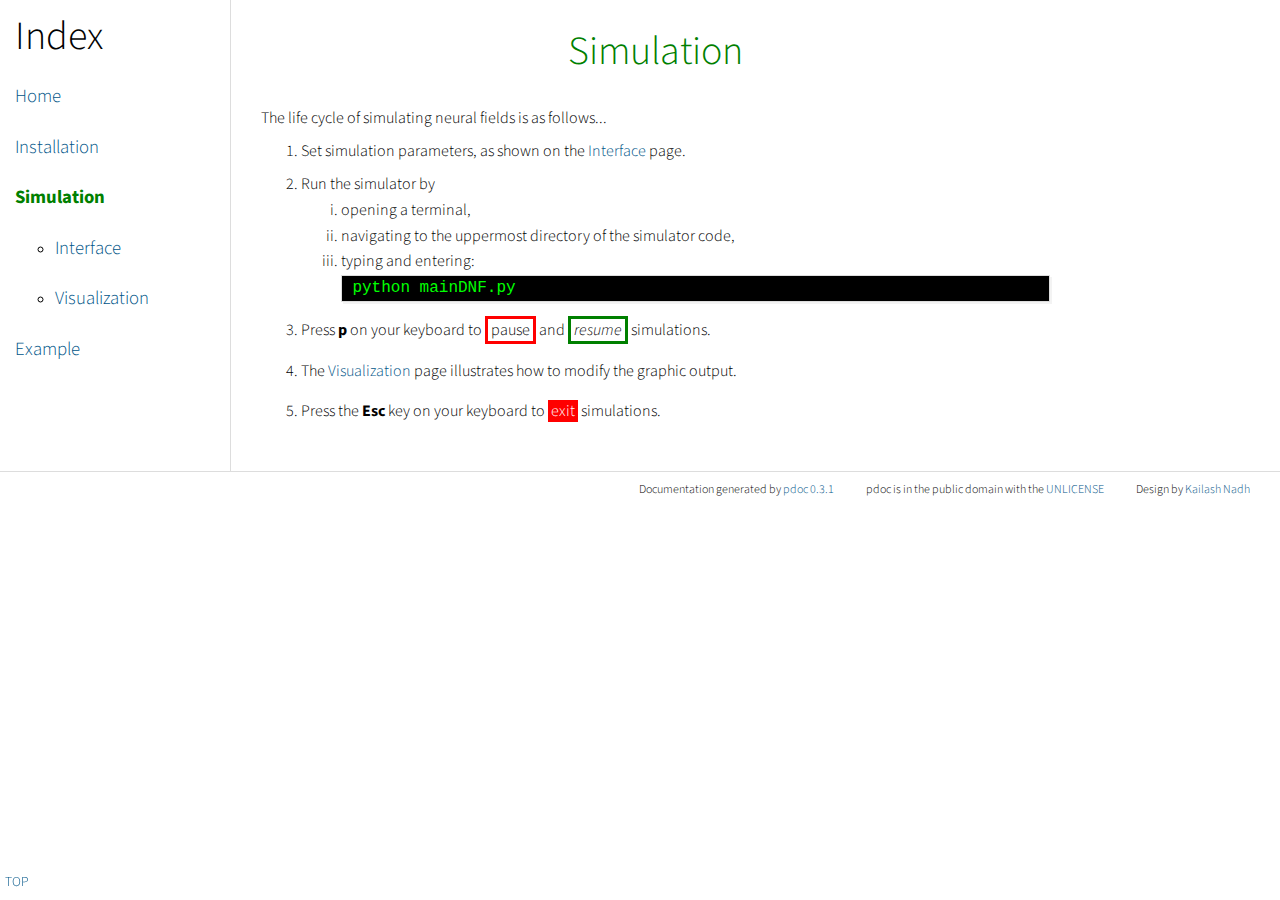
<file: documentation/sub/simulate.html>
<!doctype html>
<html>
<head>
  <meta http-equiv="Content-Type" content="text/html; charset=utf-8" />
  <meta name="viewport" content="width=device-width, initial-scale=1, minimum-scale=1" />

    <title>Neural Field Simulator</title>
    <meta name="description" content="Dynamic neural field simulator" />

  <link href='http://fonts.googleapis.com/css?family=Source+Sans+Pro:400,300' rel='stylesheet' type='text/css'>
  
  <link rel="stylesheet" href="base.css">
  <link rel="stylesheet" href="fonts.css">
  <link rel="stylesheet" href="media.css">
  <script src="source.js"></script>
  
</head>
<body>
<a href="#" id="top">Top</a>

<div id="container">
    
  
	<div id="sidebar">
    	<h1  style="color: black; text-align: left;">Index</h1>
    	<ul id="index">
	    	<li class="set"><h3><a href="../index.html">Home</a></h3>
	    	<li class="set"><h3><a href="install.html">Installation</a></h3>
	    	<li class="set"><h3><font color="green"><b>Simulation</b></font></h3>
		    	<ul>
					<li class="set"><h3><a href="interface.html">Interface</a></h3>
					<li class="set"><h3><a href="visualization.html">Visualization</a></h3>
				</ul>
			</li>
			<li class="set"><h3><a href="example.html">Example</a></h3>
    	</ul>
	</div>

    <article id="content">


	<header id="section-intro">
		<h1 class="title">Simulation
		</h1>
	</header>
	
	
	<p style="margin-bottom: -1%; margin-top: 4%;">The life cycle of simulating neural fields is as follows...</p>
	<ol>
		<li style="margin-bottom:1%;">Set simulation parameters, as shown on the <a href="./interface.html">Interface</a> page.</li>
		
		<li style="margin-bottom:2%;">Run the simulator by 
			<ol type="i" style="margin-top: 0%;">
				<li>opening a terminal,
				<li> navigating to the uppermost directory of the simulator code, 
				<li>typing and entering:
				<pre style="background-color:#000000"><code style="color: lime; background-color:#000000">python mainDNF.py</code></pre>
			</ol>
		</li>
		
		<li style="margin-bottom: 2%;">Press <b>p</b> on your keyboard to 
		<span style="border: 3px solid red;">&nbsp;pause&nbsp;</span> and 
		<span style="border: 3px solid green;">&nbsp;<i>resume</i>&nbsp;</span> simulations.</li>
			
		<li style="margin-bottom: 2%;">The <a href="./visualization.html">Visualization</a> page illustrates how to modify the graphic output.</li>
	
		<li style="margin-bottom: 1%;">Press the <b>Esc</b> key on your keyboard to 
		<span style="background-color:#FF0000; color:#FFFFFF">&nbsp;exit&nbsp;</span> simulations.</li>
	</ol>





    </article>
  <div class="clear"> </div>
  <footer id="footer">
    <p>
      Documentation generated by
      <a href="https://github.com/BurntSushi/pdoc">pdoc 0.3.1</a>
    </p>

    <p>pdoc is in the public domain with the
      <a href="http://unlicense.org">UNLICENSE</a></p>

    <p>Design by <a href="http://nadh.in">Kailash Nadh</a></p>
  </footer>
</div>
</body>
</html>
</file>
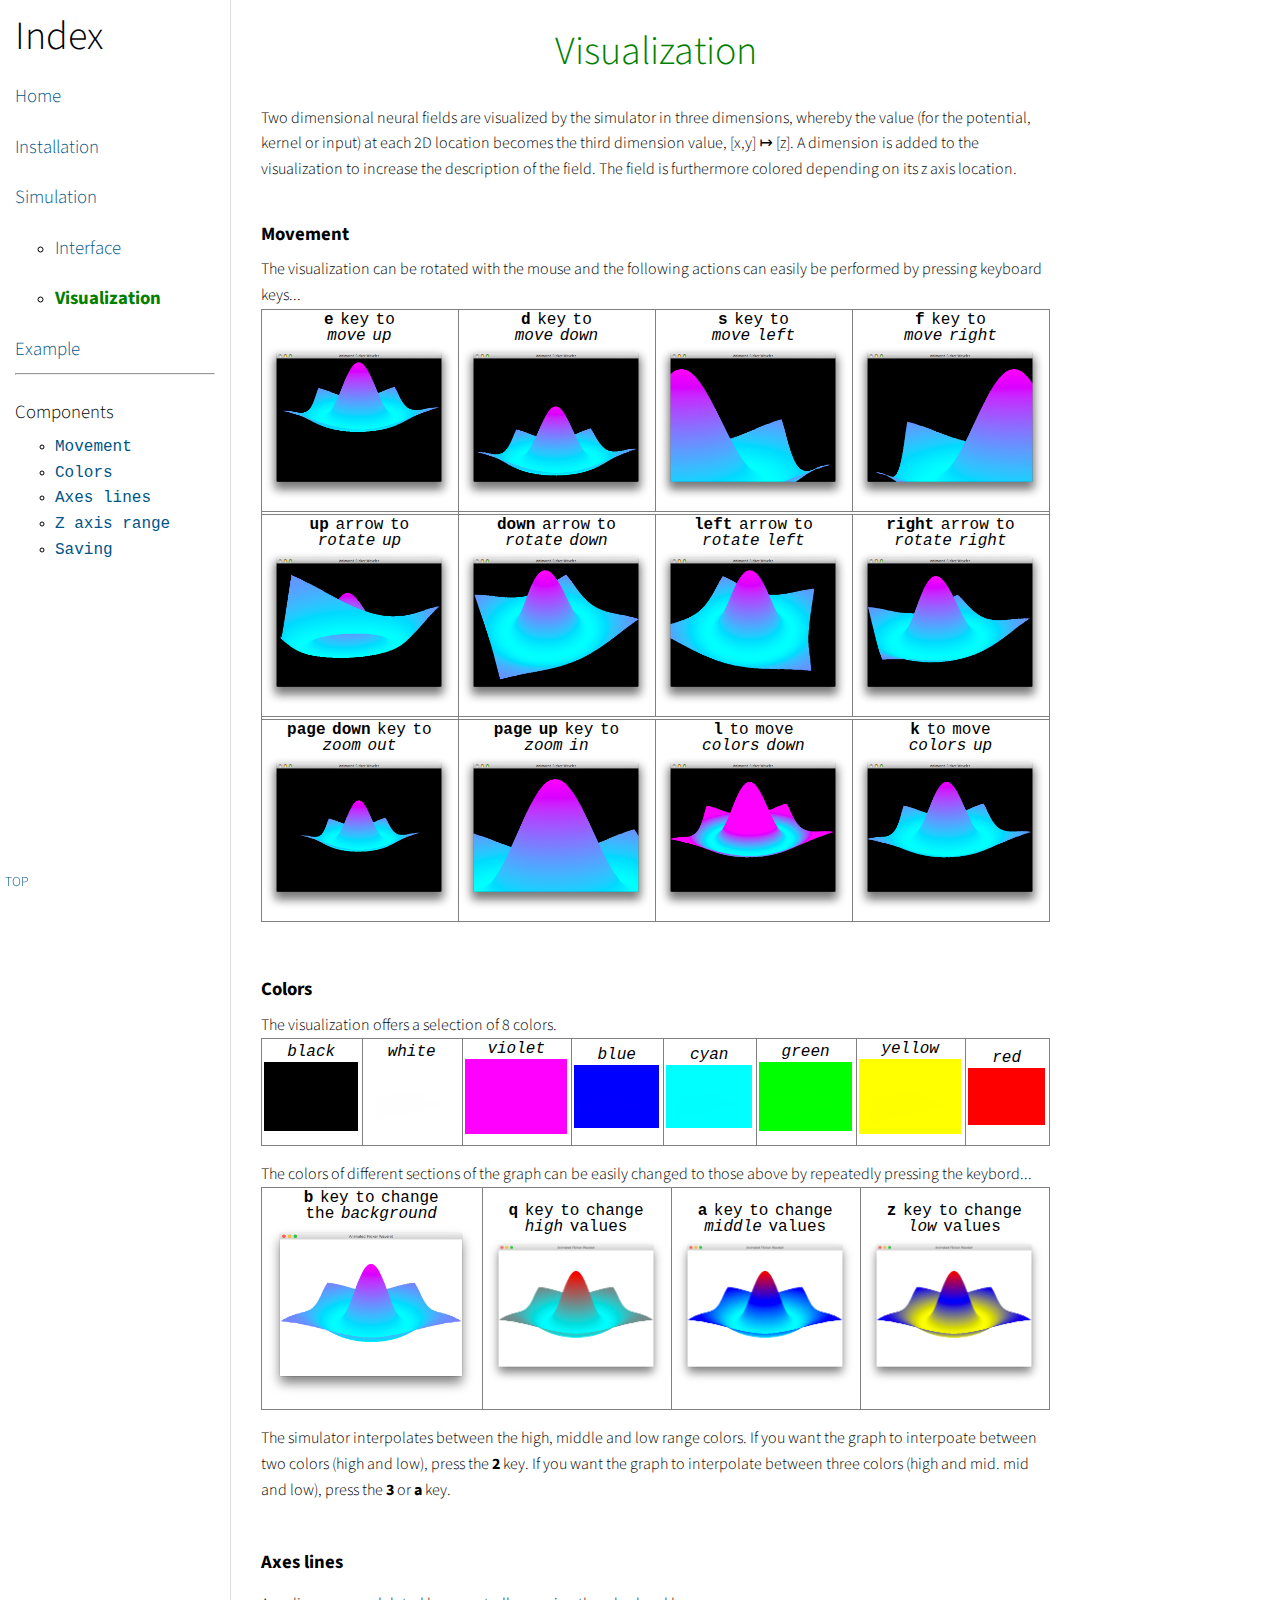
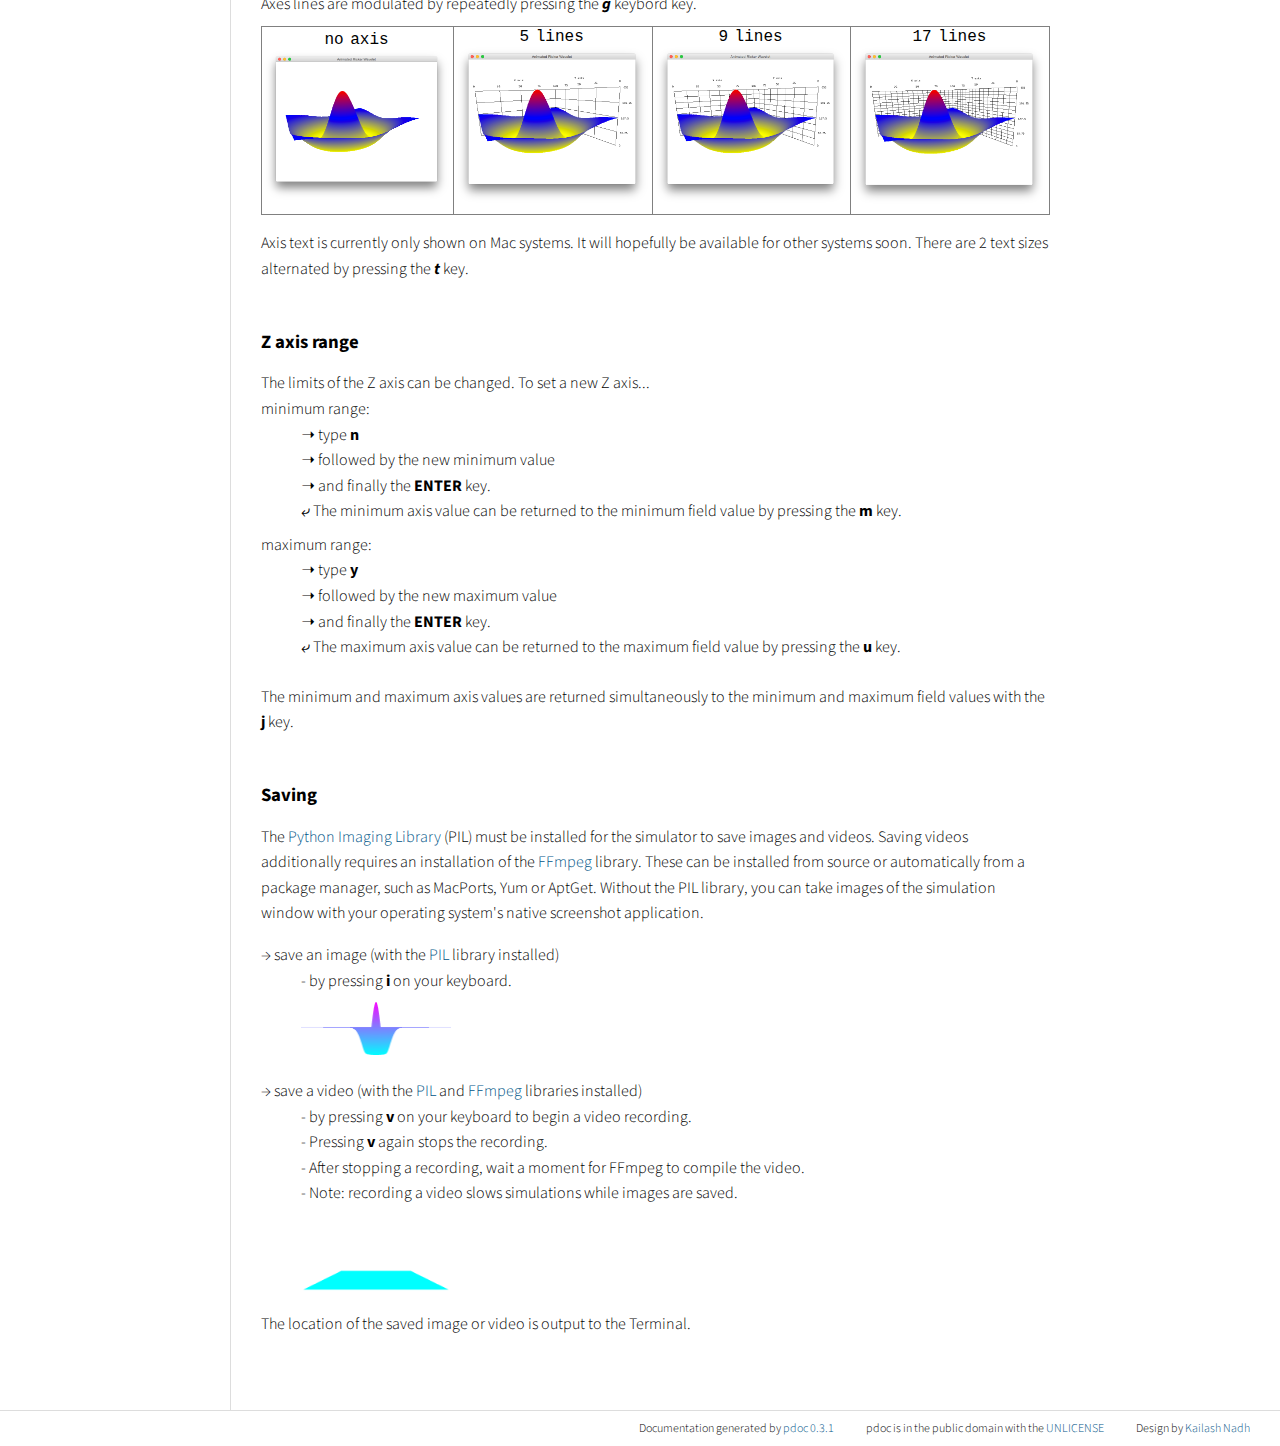
<file: documentation/sub/visualization.html>
<!doctype html>
<html>
<head>
  <meta http-equiv="Content-Type" content="text/html; charset=utf-8" />
  <meta name="viewport" content="width=device-width, initial-scale=1, minimum-scale=1" />

    <title>Neural Field Simulator</title>
    <meta name="description" content="Dynamic neural field simulator" />

  <link href='http://fonts.googleapis.com/css?family=Source+Sans+Pro:400,300' rel='stylesheet' type='text/css'>
  
  <link rel="stylesheet" href="base.css">
  <link rel="stylesheet" href="fonts.css">
  <link rel="stylesheet" href="media.css">
  <script src="source.js"></script>
  
</head>
<body>
<a href="#" id="top">Top</a>

	<div id="container">
    
  
		<div id="sidebar">
	    	<h1  style="color: black; text-align: left;">Index</h1>
	    	<ul id="index">
		    	<li class="set"><h3><a href="../index.html">Home</a></h3>
		    	<li class="set"><h3><a href="install.html">Installation</a></h3>
		    	<li class="set"><h3><a href="simulate.html">Simulation</a></h3>
		    		<ul>
						<li class="set"><h3><a href="interface.html">Interface</a></h3>
						<li class="set"><h3><font color="green"><b>Visualization</b></font></h3>
					</ul>
				</li>
				<li class="set"><h3><a href="example.html">Example</a></h3></li>
	    	</ul>
	
	    <hr />
	    <ul id="index">
	    <li class="set"><h3>Components</h3>
		  <ul>
			<li class="mono"><a href="#movement">Movement</a>
		    <li class="mono"><a href="#colors">Colors</a>
		    <li class="mono"><a href="#lines">Axes lines</a>
		    <li class="mono"><a href="#range">Z axis range</a>
		    <li class="mono"><a href="#saving">Saving</a></li>
		  </ul>
		</li>
	    </ul>
    
  </div>

    <article id="content">

	<header id="section-intro">
		<h1 class="title">Visualization
		</h1>
	</header>
		
		<p style="margin-bottom: 5%; margin-top: 4%;">Two dimensional neural fields are visualized by the simulator in three dimensions,
		   whereby the value (for the potential, kernel or input) at each 2D location becomes the third dimension value, [x,y] ↦ [z]. 
		   A dimension is added to the visualization to increase the description of the field. 
		   The field is furthermore colored depending on its z axis location.
		</p>
		

		<h3 id="movement"><b>Movement</b></h3>
		   The visualization can be rotated with the mouse and the following actions 
		   can easily be performed by pressing keyboard keys...

	
	<section id="section-items">

		<table style="margin-bottom: 7%;" border="1" style="width:100%">
        	<tr>
            	<td><table>
            		<tr><td><span class='notBold' style="text-align: center;"><b>e </b>key to<br><i>move up</i></span><td></tr>
                	<tr><td><img src="img/3.png" alt="original" style="width:100%"></td></tr>
            	</table>

		        <td><table>
		        	<tr><td><span class='notBold' style="text-align: center;"><b>d </b>key to<br><i>move down</i></span><td></tr>
		    		<tr><td><img src="img/2.png" alt="original" style="width:100%"></td></tr>
				</table></td>

				<td><table>
					<tr><td><span class='notBold' style="text-align: center;"><b>s </b>key to<br><i>move left</i></span><td></tr>
					<tr><td><img src="img/7.png" alt="original" style="width:100%"></td></tr>
				</table></td>

				<td><table>
					<tr><td><span class='notBold' style="text-align: center;"><b>f </b>key to<br><i>move right</i></span><td></tr>
					<tr><td><img src="img/6.png" alt="original" style="width:100%"></td></tr>
				</table></td>
			</tr>
			
			<tr><td></td></tr>
			
			<tr>
				<td><table>
					<tr><td><span class='notBold' style="text-align: center;"><b>up </b>arrow to<br><i>rotate up</i></span><td></tr>
					<tr><td><img src="img/8.png" alt="original" style="width:100%"></td></tr>
				</table></td>

				<td><table>
					<tr><td><span class='notBold' style="text-align: center;"><b>down </b>arrow to<br><i>rotate down</i></span><td></tr>
					<tr><td><img src="img/9.png" alt="original" style="width:100%"></td></tr>
				</table></td>

				<td><table>
					<tr><td><span class='notBold' style="text-align: center;"><b>left </b>arrow to<br><i>rotate left</i></span><td></tr>
					<tr><td><img src="img/11.png" alt="original" style="width:100%"></td></tr>
				</table></td>

				<td><table>
					<tr><td><span class='notBold' style="text-align: center;"><b>right </b>arrow to<br><i>rotate right</i></span><td></tr>
					<tr><td><img src="img/10.png" alt="original" style="width:100%"></td></tr>
				</table></td>
			</tr>
			
			<tr><td></td></tr>
			
			<tr>
				<td><table>
					<tr><td><span class='notBold' style="text-align: center;"><b>page down </b>key to<br><i>zoom out</i></span><td></tr>
					<tr><td><img src="img/4.png" alt="original" style="width:100%"></td></tr>
				</table></td>

    			<td><table>
            		<tr><td><span class='notBold' style="text-align: center;"><b>page up </b>key to<br><i>zoom in</i></span><td></tr>
					<tr><td><img src="img/5.png" alt="original" style="width:100%"></td></tr>
				</table></td>
			
			    <td><table>
            		<tr><td><span class='notBold' style="text-align: center;"><b>l</b> to move<br><i>colors down</i></span><td></tr>
					<tr><td><img src="img/12.png" alt="original" style="width:100%"></td></tr>
				</table></td>

				<td><table>
        			<tr><td><span class='notBold' style="text-align: center;"><b>k </b> to move<br><i>colors up</i></span><td></tr>
					<tr><td><img src="img/13.png" alt="original" style="width:100%"></td></tr>
				</table></td>
			</tr>
		</table>
		



		<h3 id="colors"><b>Colors</b></h3>
		The visualization offers a selection of 8 colors.
		<table style="margin-bottom: 2%;" border="1" style="width:100%">
        	<tr>
            	<td><table>
            		<tr><td><span class='notBold' style="text-align: center;"><i>black</i></span><td></tr>
                	<tr><td><img src="img/colors_black.png" alt="black" style="width:100%"></td></tr>
            	</table></td>
            	<td><table>
            		<tr><td><span class='notBold' style="text-align: center;"><i>white</i></span><td></tr>
                	<tr><td><img src="img/colors_white.png" alt="white" style="width:100%"></td></tr>
            	</table></td>		
		
            	<td><table>
            		<tr><td><span class='notBold' style="text-align: center;"><i>violet</i></span><td></tr>
                	<tr><td><img src="img/colors_violet.png" alt="violet" style="width:100%"></td></tr>
            	</table></td>
            	<td><table>
            		<tr><td><span class='notBold' style="text-align: center;"><i>blue</i></span><td></tr>
                	<tr><td><img src="img/colors_blue.png" alt="blue" style="width:100%"></td></tr>
            	</table></td>			
            	<td><table>
            		<tr><td><span class='notBold' style="text-align: center;"><i>cyan</i></span><td></tr>
                	<tr><td><img src="img/colors_cyan.png" alt="cyan" style="width:100%"></td></tr>
            	</table></td>
            	<td><table>
            		<tr><td><span class='notBold' style="text-align: center;"><i>green</i></span><td></tr>
                	<tr><td><img src="img/colors_green.png" alt="green" style="width:100%"></td></tr>
            	</table></td>		
		
            	<td><table>
            		<tr><td><span class='notBold' style="text-align: center;"><i>yellow</i></span><td></tr>
                	<tr><td><img src="img/colors_yellow.png" alt="yellow" style="width:100%"></td></tr>
            	</table></td>
            	<td><table>
            		<tr><td><span class='notBold' style="text-align: center;"><i>red</i></span><td></tr>
                	<tr><td><img src="img/colors_red.png" alt="red" style="width:100%"></td></tr>
            	</table></td>	
			</tr>
		</table>

		The colors of different sections of the graph can be easily changed to those above by repeatedly pressing the keybord...
		<table border="1" style="width:100%">
        	<tr>
            	<td><table>
            		<tr><td><span class='notBold' style="text-align: center;"><b>b </b>key to change<br>the <i>background</i></span><td></tr>
                	<tr><td><img src="img/change_background.png" alt="background" style="width:100%"></td></tr>
            	</table></td>

		        <td><table>
		        	<tr><td><span class='notBold' style="text-align: center;"><b>q </b>key to change<br><i>high</i> values</span><td></tr>
		    		<tr><td><img src="img/change_high.png" alt="high"style="width:100%"></td></tr>
				</table></td>

				<td><table>
					<tr><td><span class='notBold' style="text-align: center;"><b>a </b>key to change<br><i>middle</i> values</span><td></tr>
					<tr><td><img src="img/change_middle.png" alt="middle" style="width:100%"></td></tr>
				</table></td>

				<td><table>
					<tr><td><span class='notBold' style="text-align: center;"><b>z </b>key to change<br><i>low</i> values</span><td></tr>
					<tr><td><img src="img/change_low.png" alt="low" style="width:100%"></td></tr>
				</table></td>
			</tr>
		</table>
		<p style="margin-bottom: 6%;">The simulator interpolates between the high, middle and low range colors. 
		If you want the graph to interpoate between two colors (high and low), press the <b>2</b> key.
		If you want the graph to interpolate between three colors (high and mid. mid and low), press 
		the <b>3</b> or <b>a</b> key.</p>
		
		
		
		<h3 id="lines"><b>Axes lines</b></h3>
		<p style="margin-bottom: 1%;">Axes lines are modulated by repeatedly pressing the <b><i>g</i></b> keybord key.</p>
		<table border="1" style="width:100%">
        	<tr>
            	<td><table>
            		<tr><td><span class='notBold' style="text-align: center;">no axis</span><td></tr>
                	<tr><td><img src="img/grid_0.png" alt="no grid" style="width:100%"></td></tr>
            	</table></td>

		        <td><table>
		        	<tr><td><span class='notBold' style="text-align: center;">5 lines</span><td></tr>
		    		<tr><td><img src="img/grid_1.png" alt="5 lines" style="width:100%"></td></tr>
				</table></td>

				<td><table>
					<tr><td><span class='notBold' style="text-align: center;">9 lines</span><td></tr>
					<tr><td><img src="img/grid_2.png" alt="9 lines" style="width:100%"></td></tr>
				</table></td>

				<td><table>
					<tr><td><span class='notBold' style="text-align: center;">17 lines</span><td></tr>
					<tr><td><img src="img/grid_3.png" alt="17 lines" style="width:100%"></td></tr>
				</table></td>
			</tr>
		</table>
		<p style="margin-bottom: 6%;">Axis text is currently only shown on Mac systems. 
		It will hopefully be available for other systems soon.
		There are 2 text sizes alternated by pressing the <b><i>t</i></b> key.</p>
		



		<h3 id="range"><b>Z axis range</b></h3>
		<p style="margin-bottom: -2%;">The limits of the Z axis can be changed. To set a new Z axis...</p>
		<dl style="margin-bottom: 3%;">
			<dt>minimum range:</dt>
		  		<dd>&#10141; type <b>n</b></dd>
		  		<dd>&#10141; followed by the new minimum value</dd>
		  		<dd>&#10141; and finally the <b>ENTER</b> key.</dd>
		  		<dd style="margin-bottom: 1%;">&#10550; The minimum axis value can be returned to the minimum field value by pressing the <b>m</b> key.</dd>
		  		
			<dt>maximum range:</dt>
		  		<dd>&#10141; type <b>y</b></dd>
		  		<dd>&#10141; followed by the new maximum value</dd>
		  		<dd>&#10141; and finally the <b>ENTER</b> key.</dd>
		  		<dd>&#10550; The maximum axis value can be returned to the maximum field value by pressing the <b>u</b> key.</dd>
		</dl>
		<p style="margin-bottom: 6%;">The minimum and maximum axis values are returned simultaneously to the minimum and maximum field values with the <b>j</b> key.</p>





		<h3 id="saving"><b>Saving</b></h3>
		<p>The <a href="http://www.pythonware.com/products/pil/">Python Imaging Library</a> 
		(PIL) must be installed for the simulator to save images and videos. 
		Saving videos additionally requires an installation of the <a href="http://www.ffmpeg.org/">FFmpeg</a> library.
		These can be installed from source or automatically from a package manager, such as MacPorts, Yum or AptGet.
		Without the PIL library, you can take images of the simulation window with your operating system's native screenshot application.</p> 
		
		<dl style="margin-top: 1%; margin-bottom: -2%;">
		  	<dt>&#8594; save an image (with the <a href="http://www.pythonware.com/products/pil/">PIL</a> library installed)</dt> 
				<dd style="margin-bottom: 1%;">- by pressing <b>i</b> on your keyboard.</dd>
		  		<dd><img src="img/20.png" alt="original" width="150"></dd>
		  
			<dt style="margin-top: 2%;">&#8594; save a video (with the <a href="http://www.pythonware.com/products/pil/">PIL</a> and 
										<a href="http://www.ffmpeg.org/">FFmpeg</a> libraries installed)</dt>
		  		<dd>- by pressing <b>v</b> on your keyboard to begin a video recording.</dd>
		  		<dd>- Pressing <b>v</b> again stops the recording.</dd>
		  		<dd>- After stopping a recording, wait a moment for FFmpeg to compile the video.</dd>
		  		<dd>- Note: recording a video slows simulations while images are saved.</dd>
		  		<dd> <img src="img/21.gif" alt="original" width="150"></dd>
		</dl>
		
		<p style="margin-top: -2%;">The location of the saved image or video is output to the Terminal.</p>


		<br>

	
</section>
    </article>
  <div class="clear"> </div>
  <footer id="footer">
    <p>
      Documentation generated by
      <a href="https://github.com/BurntSushi/pdoc">pdoc 0.3.1</a>
    </p>

    <p>pdoc is in the public domain with the
      <a href="http://unlicense.org">UNLICENSE</a></p>

    <p>Design by <a href="http://nadh.in">Kailash Nadh</a></p>
  </footer>
</div>
</body>
</html>
</file>
<file: documentation/sub/fonts.css>
html, body {
  margin: 0;
  padding: 0;
  height: 100%;
}
body {
  background: #fff;
  font-family: "Source Sans Pro", "Helvetica Neueue", Helvetica, sans;
  font-weight: 300;
  font-size: 16px;
  line-height: 1.6em;
}
#content {
  width: 82%;
  max-width: 850px;
  float: left;
  padding: 30px 30px;
  border-left: 1px solid #ddd;
}
#sidebar {
  width: 18%;
  float: left;
  padding: 15px;
  overflow: hidden;
}
#nav {
  font-size: 130%;
  margin: 0 0 15px 0;
}

#top {
  display: block;
  position: fixed;
  bottom: 5px;
  left: 5px;
  font-size: .85em;
  text-transform: uppercase;
}

#footer {
  font-size: .75em;
  padding: 5px 30px;
  border-top: 1px solid #ddd;
  text-align: right;
}
  #footer p {
    margin: 0 0 0 30px;
    display: inline-block;
  }

 h1, h1b, h2, h3, h4, h5 {
   font-weight: 300;
 }
 h1 {
   font-size: 2.5em;
   line-height: 1.1em;
   margin: 0 0 .50em 0;
 }

 h1b {
   font-size: 2.5em;
   line-height: 1.1em;
   margin: 0 0 .50em 0;
 }
 
 h2 {
   font-size: 1.75em;
   margin: 1em 0 .50em 0;
 }

 h3 {
   margin: 25px 0 10px 0;
 }

 h4 {
   margin: 0;
   font-size: 105%;
 }

 a {
   color: #058;
   text-decoration: none;
   transition: color .3s ease-in-out;
 }

 a:hover {
   color: #e08524;
   transition: color .3s ease-in-out;
 }

 pre, code, .mono, .name {
   font-family: "Ubuntu Mono", "Cousine", "DejaVu Sans Mono", monospace;
 }

 .title .name {
   font-weight: bold;
 }
 .section-title {
   margin-top: 2em;
 }
 .ident {
   color: #900;
 }

 code {
   background: #f9f9f9;
 } 

 pre {
   background: #fefefe;
   border: 1px solid #ddd;
   box-shadow: 2px 2px 0 #f3f3f3;
   margin: 0px 0px;
   padding: 0px 10px;
 }

 .codehilite {
   margin: 0 0px 0px 0px;
 }

   .codehilite pre {
     margin: 0;
   }
   .codehilite .err { background: #ff3300; color: #fff !important; } 

 table#module-list {
   font-size: 110%;
 }

   table#module-list tr td:first-child {
     padding-right: 10px;
     white-space: nowrap;
   }

   table#module-list td {
     vertical-align: top;
     padding-bottom: 8px;
   }

     table#module-list td p {
       margin: 0 0 7px 0;
     }

 .def {
   display: table;
 }

   .def p {
     display: table-cell;
     vertical-align: top;
     text-align: left;
   }

   .def p:first-child {
     white-space: nowrap;
   }

   .def p:last-child {
     width: 100%;
   }


 #index {
   list-style-type: none;
   margin: 0;
   padding: 0;
 }
   ul#index .class_name {
     /* font-size: 110%; */
     font-weight: bold;
   }
   #index ul {
     margin: 0;
   }

 .item {
   margin: 0 0 15px 0;
 }

   .item .class {
     margin: 0 0 25px 30px;
   }

     .item .class ul.class_list {
       margin: 0 0 20px 0;
     }

   .item .name {
     background: #fafafa;
     margin: 0;
     font-weight: bold;
     padding: 5px 10px;
     border-radius: 3px;
     display: inline-block;
     min-width: 40%;
   }
     .item .name:hover {
       background: #f6f6f6;
     }

   .item .empty_desc {
     margin: 0 0 5px 0;
     padding: 0;
   }

   .item .inheritance {
     margin: 3px 0 0 30px;
   }

   .item .inherited {
     color: #666;
   }

   .item .desc {
     padding: 0 8px;
     margin: 0;
   }

     .item .desc p {
       margin: 0 0 10px 0;
     }

   .source_cont {
     margin: 0;
     padding: 0;
   }

   .source_link a {
     background: #ffc300;
     font-weight: 400;
     font-size: .75em;
     text-transform: uppercase;
     color: #fff;
     text-shadow: 1px 1px 0 #f4b700;
     
     padding: 3px 8px;
     border-radius: 2px;
     transition: background .3s ease-in-out;
   }
     .source_link a:hover {
       background: #FF7200;
       text-shadow: none;
       transition: background .3s ease-in-out;
     }

   .source {
     display: none;
     font-size: .75em;
     max-height: 600px;
     overflow-y: scroll;
     margin-bottom: 15px;
   }

     .source .codehilite {
       margin: 0;
     }

 .desc h1, .desc h1b, .desc h2, .desc h3 {
   font-size: 100% !important;
 }
 .clear {
   clear: both;
 }

 @media all and (max-width: 950px) {
   #sidebar {
     width: 25%;
   }
   #content {
     width: 75%;
   }
 }
 @media all and (max-width: 650px) {
   #top {
     display: none;
   }
   #sidebar {
     float: none;
     width: auto;
   }
   #content {
     float: none;
     width: auto;
     padding: 30px;
   }

   #index ul {
     padding: 0;
     margin-bottom: 15px;
   }
   #index ul li {
     display: inline-block;
     margin-right: 30px;
   }
   #footer {
     text-align: left;
   }
   #footer p {
     display: block;
     margin: inherit;
   }
 }

 /*****************************/
</file>
<file: documentation/sub/media.css>
/* ==========================================================================
   EXAMPLE Media Queries for Responsive Design.
   These examples override the primary ('mobile first') styles.
   Modify as content requires.
   ========================================================================== */

@media only screen and (min-width: 35em) {
    /* Style adjustments for viewports that meet the condition */
}

@media print,
       (-o-min-device-pixel-ratio: 5/4),
       (-webkit-min-device-pixel-ratio: 1.25),
       (min-resolution: 120dpi) {
    /* Style adjustments for high resolution devices */
}

/* ==========================================================================
   Print styles.
   Inlined to avoid required HTTP connection: h5bp.com/r
   ========================================================================== */

@media print {
    * {
        background: transparent !important;
        color: #000 !important; /* Black prints faster: h5bp.com/s */
        box-shadow: none !important;
        text-shadow: none !important;
    }

    a,
    a:visited {
        text-decoration: underline;
    }

    a[href]:after {
        content: " (" attr(href) ")";
    }

    abbr[title]:after {
        content: " (" attr(title) ")";
    }

    /*
     * Don't show links for images, or javascript/internal links
     */

    .ir a:after,
    a[href^="javascript:"]:after,
    a[href^="#"]:after {
        content: "";
    }

    pre,
    blockquote {
        border: 1px solid #999;
        page-break-inside: avoid;
    }

    thead {
        display: table-header-group; /* h5bp.com/t */
    }

    tr,
    img {
        page-break-inside: avoid;
    }

	th {
	    text-align: center;
	}

    img {
        max-width: 100% !important;
    }

    @page {
        margin: 0.5cm;
    }

    p,
    h2,
    h3 {
        orphans: 3;
        widows: 3;
    }

    h2,
    h3 {
        page-break-after: avoid;
    }
}
</file>
<file: documentation/sub/base.css>
* {
  box-sizing: border-box;
}
/*! normalize.css v1.1.1 | MIT License | git.io/normalize */

/* ==========================================================================
   HTML5 display definitions
   ========================================================================== */

/**
 * Correct `block` display not defined in IE 6/7/8/9 and Firefox 3.
 */

article,
aside,
details,
figcaption,
figure,
footer,
header,
hgroup,
main,
nav,
section,
summary {
    display: block;
}

/**
 * Correct `inline-block` display not defined in IE 6/7/8/9 and Firefox 3.
 */

audio,
canvas,
video {
    display: inline-block;
    *display: inline;
    *zoom: 1;
}

/**
 * Prevent modern browsers from displaying `audio` without controls.
 * Remove excess height in iOS 5 devices.
 */

audio:not([controls]) {
    display: none;
    height: 0;
}

/**
 * Address styling not present in IE 7/8/9, Firefox 3, and Safari 4.
 * Known issue: no IE 6 support.
 */

[hidden] {
    display: none;
}

/* ==========================================================================
   Base
   ========================================================================== */

/**
 * 1. Prevent system color scheme's background color being used in Firefox, IE,
 *    and Opera.
 * 2. Prevent system color scheme's text color being used in Firefox, IE, and
 *    Opera.
 * 3. Correct text resizing oddly in IE 6/7 when body `font-size` is set using
 *    `em` units.
 * 4. Prevent iOS text size adjust after orientation change, without disabling
 *    user zoom.
 */

html {
    background: #fff; /* 1 */
    color: #000; /* 2 */
    font-size: 100%; /* 3 */
    -webkit-text-size-adjust: 100%; /* 4 */
    -ms-text-size-adjust: 100%; /* 4 */
}

/**
 * Address `font-family` inconsistency between `textarea` and other form
 * elements.
 */

html,
button,
input,
select,
textarea {
    font-family: sans-serif;
}

/**
 * Address margins handled incorrectly in IE 6/7.
 */

body {
    margin: 0;
}

/* ==========================================================================
   Links
   ========================================================================== */

/**
 * Address `outline` inconsistency between Chrome and other browsers.
 */

a:focus {
    outline: thin dotted;
}

/**
 * Improve readability when focused and also mouse hovered in all browsers.
 */

a:active,
a:hover {
    outline: 0;
}

/* ==========================================================================
   Typography
   ========================================================================== */

/**
 * Address font sizes and margins set differently in IE 6/7.
 * Address font sizes within `section` and `article` in Firefox 4+, Safari 5,
 * and Chrome.
 */

h1 {
    font-size: 2em;
    margin: 0.67em 0;
        color: green;
    text-align: center;
}

h2 {
    font-size: 1.5em;
    margin: 0.83em 0;
}

h3 {
    font-size: 1.17em;
    margin: 1em 0;
}

h4 {
    font-size: 1em;
    margin: 1.33em 0;
}

h5 {
    font-size: 0.83em;
    margin: 1.67em 0;
}

h6 {
    font-size: 0.67em;
    margin: 2.33em 0;
}

/**
 * Address styling not present in IE 7/8/9, Safari 5, and Chrome.
 */

abbr[title] {
    border-bottom: 1px dotted;
}

/**
 * Address style set to `bolder` in Firefox 3+, Safari 4/5, and Chrome.
 */

b,
strong {
    font-weight: bold;
}

blockquote {
    margin: 1em 40px;
}

/**
 * Address styling not present in Safari 5 and Chrome.
 */

dfn {
    font-style: italic;
}

/**
 * Address differences between Firefox and other browsers.
 * Known issue: no IE 6/7 normalization.
 */

hr {
    -moz-box-sizing: content-box;
    box-sizing: content-box;
    height: 0;
}

/**
 * Address styling not present in IE 6/7/8/9.
 */

mark {
    background: #ff0;
    color: #000;
}

/**
 * Address margins set differently in IE 6/7.
 */

p,
pre {
    margin: 1em 0;
}

.notBold {
	font-weight:normal;
	font-family: "Courier New", Courier, monospace;
	display: block;
	line-height: 1.0;
	word-spacing:-3px;
}

/**
 * Correct font family set oddly in IE 6, Safari 4/5, and Chrome.
 */

code,
kbd,
pre,
samp {
    font-family: monospace, serif;
    _font-family: 'courier new', monospace;
    font-size: 1em;
}

/**
 * Improve readability of pre-formatted text in all browsers.
 */

pre {
    white-space: pre;
    white-space: pre-wrap;
    word-wrap: break-word;
}

/**
 * Address CSS quotes not supported in IE 6/7.
 */

q {
    quotes: none;
}

/**
 * Address `quotes` property not supported in Safari 4.
 */

q:before,
q:after {
    content: '';
    content: none;
}

/**
 * Address inconsistent and variable font size in all browsers.
 */

small {
    font-size: 80%;
}

/**
 * Prevent `sub` and `sup` affecting `line-height` in all browsers.
 */

sub,
sup {
    font-size: 75%;
    line-height: 0;
    position: relative;
    vertical-align: baseline;
}

sup {
    top: -0.5em;
}

sub {
    bottom: -0.25em;
}

/* ==========================================================================
   Lists
   ========================================================================== */

/**
 * Address margins set differently in IE 6/7.
 */

dl,
menu,
ol,
ul {
    margin: 1em 0;
}

dd {
    margin: 0 0 0 40px;
}

/**
 * Address paddings set differently in IE 6/7.
 */

menu,
ol,
ul {
    padding: 0 0 0 40px;
}

/**
 * Correct list images handled incorrectly in IE 7.
 */

nav ul,
nav ol {
    list-style: none;
    list-style-image: none;
}

/* ==========================================================================
   Embedded content
   ========================================================================== */

/**
 * 1. Remove border when inside `a` element in IE 6/7/8/9 and Firefox 3.
 * 2. Improve image quality when scaled in IE 7.
 */

img {
    border: 0; /* 1 */
    -ms-interpolation-mode: bicubic; /* 2 */
}

/**
 * Correct overflow displayed oddly in IE 9.
 */

svg:not(:root) {
    overflow: hidden;
}

/* ==========================================================================
   Figures
   ========================================================================== */

/**
 * Address margin not present in IE 6/7/8/9, Safari 5, and Opera 11.
 */

figure {
    margin: 0;
}

/* ==========================================================================
   Forms
   ========================================================================== */

/**
 * Correct margin displayed oddly in IE 6/7.
 */

form {
    margin: 0;
}

/**
 * Define consistent border, margin, and padding.
 */

fieldset {
    border: 1px solid #c0c0c0;
    margin: 0 2px;
    padding: 0.35em 0.625em 0.75em;
}

/**
 * 1. Correct color not being inherited in IE 6/7/8/9.
 * 2. Correct text not wrapping in Firefox 3.
 * 3. Correct alignment displayed oddly in IE 6/7.
 */

legend {
    border: 0; /* 1 */
    padding: 0;
    white-space: normal; /* 2 */
    *margin-left: -7px; /* 3 */
}

/**
 * 1. Correct font size not being inherited in all browsers.
 * 2. Address margins set differently in IE 6/7, Firefox 3+, Safari 5,
 *    and Chrome.
 * 3. Improve appearance and consistency in all browsers.
 */

button,
input,
select,
textarea {
    font-size: 100%; /* 1 */
    margin: 0; /* 2 */
    vertical-align: baseline; /* 3 */
    *vertical-align: middle; /* 3 */
}

/**
 * Address Firefox 3+ setting `line-height` on `input` using `!important` in
 * the UA stylesheet.
 */

button,
input {
    line-height: normal;
}

/**
 * Address inconsistent `text-transform` inheritance for `button` and `select`.
 * All other form control elements do not inherit `text-transform` values.
 * Correct `button` style inheritance in Chrome, Safari 5+, and IE 6+.
 * Correct `select` style inheritance in Firefox 4+ and Opera.
 */

button,
select {
    text-transform: none;
}

/**
 * 1. Avoid the WebKit bug in Android 4.0.* where (2) destroys native `audio`
 *    and `video` controls.
 * 2. Correct inability to style clickable `input` types in iOS.
 * 3. Improve usability and consistency of cursor style between image-type
 *    `input` and others.
 * 4. Remove inner spacing in IE 7 without affecting normal text inputs.
 *    Known issue: inner spacing remains in IE 6.
 */

button,
html input[type="button"], /* 1 */
input[type="reset"],
input[type="submit"] {
    -webkit-appearance: button; /* 2 */
    cursor: pointer; /* 3 */
    *overflow: visible;  /* 4 */
}

/**
 * Re-set default cursor for disabled elements.
 */

button[disabled],
html input[disabled] {
    cursor: default;
}

/**
 * 1. Address box sizing set to content-box in IE 8/9.
 * 2. Remove excess padding in IE 8/9.
 * 3. Remove excess padding in IE 7.
 *    Known issue: excess padding remains in IE 6.
 */

input[type="checkbox"],
input[type="radio"] {
    box-sizing: border-box; /* 1 */
    padding: 0; /* 2 */
    *height: 13px; /* 3 */
    *width: 13px; /* 3 */
}

/**
 * 1. Address `appearance` set to `searchfield` in Safari 5 and Chrome.
 * 2. Address `box-sizing` set to `border-box` in Safari 5 and Chrome
 *    (include `-moz` to future-proof).
 */

input[type="search"] {
    -webkit-appearance: textfield; /* 1 */
    -moz-box-sizing: content-box;
    -webkit-box-sizing: content-box; /* 2 */
    box-sizing: content-box;
}

/**
 * Remove inner padding and search cancel button in Safari 5 and Chrome
 * on OS X.
 */

input[type="search"]::-webkit-search-cancel-button,
input[type="search"]::-webkit-search-decoration {
    -webkit-appearance: none;
}

/**
 * Remove inner padding and border in Firefox 3+.
 */

button::-moz-focus-inner,
input::-moz-focus-inner {
    border: 0;
    padding: 0;
}

/**
 * 1. Remove default vertical scrollbar in IE 6/7/8/9.
 * 2. Improve readability and alignment in all browsers.
 */

textarea {
    overflow: auto; /* 1 */
    vertical-align: top; /* 2 */
}

/* ==========================================================================
   Tables
   ========================================================================== */

/**
 * Remove most spacing between table cells.
 */

table {
    border-collapse: collapse;
    border-spacing: 0;
}
</file>
